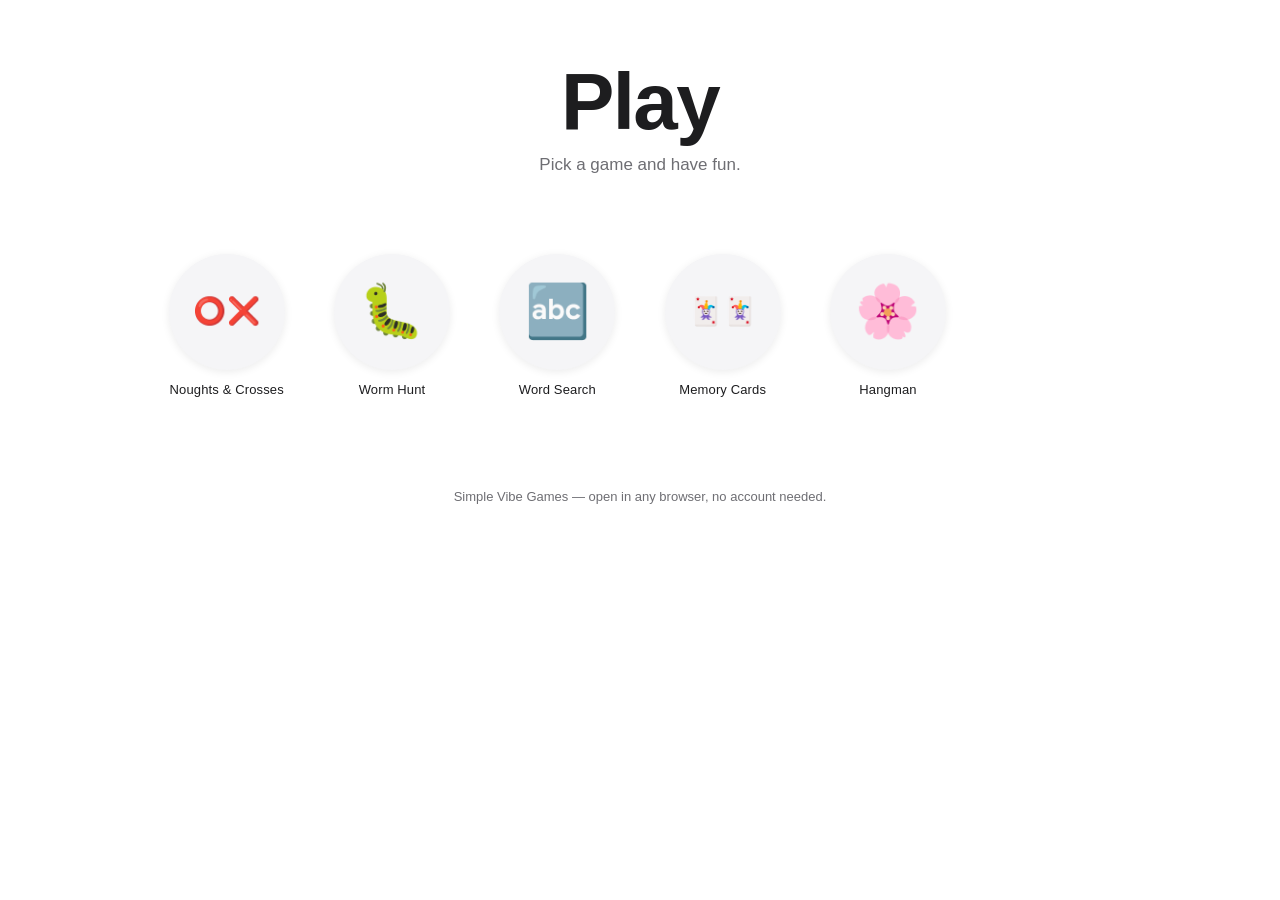
<file: index.html>
<!DOCTYPE html>
<html lang="en">
<head>
  <meta charset="UTF-8" />
  <meta name="viewport" content="width=device-width, initial-scale=1.0" />
  <meta name="description" content="Simple Vibe Games — a collection of fun browser games for everyone." />
  <title>Play — Simple Vibe Games</title>
  <link rel="stylesheet" href="style.css" />
  <style>
    /* Homepage-specific layout */
    body {
      display: flex;
      flex-direction: column;
      align-items: center;
      padding: 60px 24px 80px;
      overflow-x: hidden;
    }

    header {
      text-align: center;
      margin-bottom: 16px;
    }

    header p {
      font-size: 1.0625rem;
      margin-top: 8px;
    }

    main {
      width: 100%;
      max-width: 960px;
      margin-top: 52px;
    }

    footer {
      margin-top: 80px;
      font-size: 0.8125rem;
      color: var(--color-subtle);
      text-align: center;
    }

    /* Tighter row-gap for the hex effect */
    .grid {
      row-gap: 14px;
    }

    /* Two-glyph circles: N&C and Memory Cards */
    .circle-duo {
      font-size: calc(var(--circle-size) * 0.23);
      letter-spacing: 0.02em;
    }
  </style>
</head>
<body>

  <header>
    <h1>Play</h1>
    <p>Pick a game and have fun.</p>
  </header>

  <main>
    <nav aria-label="Games">
      <div class="grid" id="game-grid">

        <a href="games/noughts-and-crosses/index.html"
           class="game-card"
           aria-label="Play Noughts and Crosses">
          <div class="circle circle-duo" role="img" aria-hidden="true">⭕❌</div>
          <span class="label">Noughts &amp; Crosses</span>
        </a>

        <a href="games/minesweeper/index.html"
           class="game-card"
           aria-label="Play Worm Hunt">
          <div class="circle" role="img" aria-hidden="true">🐛</div>
          <span class="label">Worm Hunt</span>
        </a>

        <a href="games/word-search/index.html"
           class="game-card"
           aria-label="Play Word Search">
          <div class="circle" role="img" aria-hidden="true">🔤</div>
          <span class="label">Word Search</span>
        </a>

        <a href="games/memory-cards/index.html"
           class="game-card"
           aria-label="Play Memory Cards">
          <div class="circle circle-duo" role="img" aria-hidden="true">🃏🃏</div>
          <span class="label">Memory Cards</span>
        </a>

        <a href="games/hangman/index.html"
           class="game-card"
           aria-label="Play Hangman">
          <div class="circle" role="img" aria-hidden="true">🌸</div>
          <span class="label">Hangman</span>
        </a>

        <!-- Planned games — uncomment and link when ready -->
        <!--
        <a href="games/snake/index.html"
           class="game-card"
           aria-label="Play Snake">
          <div class="circle" role="img" aria-hidden="true">🐍</div>
          <span class="label">Snake</span>
        </a>
        -->

      </div>
    </nav>
  </main>

  <footer>
    <p>Simple Vibe Games &mdash; open in any browser, no account needed.</p>
  </footer>

  <script>
    // ── Hexagonal grid layout ──────────────────────────────────
    // Offsets alternating rows by half a column step, creating a
    // honeycomb cluster feel — only when 3+ cards fit per row.
    function hexLayout() {
      const cards = [...document.querySelectorAll('.game-card')];
      if (cards.length < 3) return;

      // Reset any previous transforms
      cards.forEach(c => { c.style.transform = ''; });

      requestAnimationFrame(() => {
        // Group cards into rows by matching offsetTop values
        const rows = [];
        let curTop = -1, curRow = [];
        cards.forEach(card => {
          const top = card.offsetTop;
          if (top !== curTop) {
            if (curRow.length) rows.push(curRow);
            curRow = [card];
            curTop = top;
          } else {
            curRow.push(card);
          }
        });
        if (curRow.length) rows.push(curRow);

        // Only hex-offset when rows have 3+ cards (tablet/desktop)
        const maxRowLen = Math.max(...rows.map(r => r.length));
        if (maxRowLen < 3 || rows.length < 2) return;

        // Half-step = half the distance between two adjacent card centres
        const firstRow = rows.find(r => r.length >= 2);
        if (!firstRow) return;
        const halfStep = (firstRow[1].offsetLeft - firstRow[0].offsetLeft) / 2;

        rows.forEach((row, i) => {
          if (i % 2 === 1) {
            row.forEach(card => {
              card.style.transform = `translateX(${halfStep}px)`;
            });
          }
        });
      });
    }

    window.addEventListener('load', hexLayout);
    window.addEventListener('resize', hexLayout);
  </script>

</body>
</html>
</file>
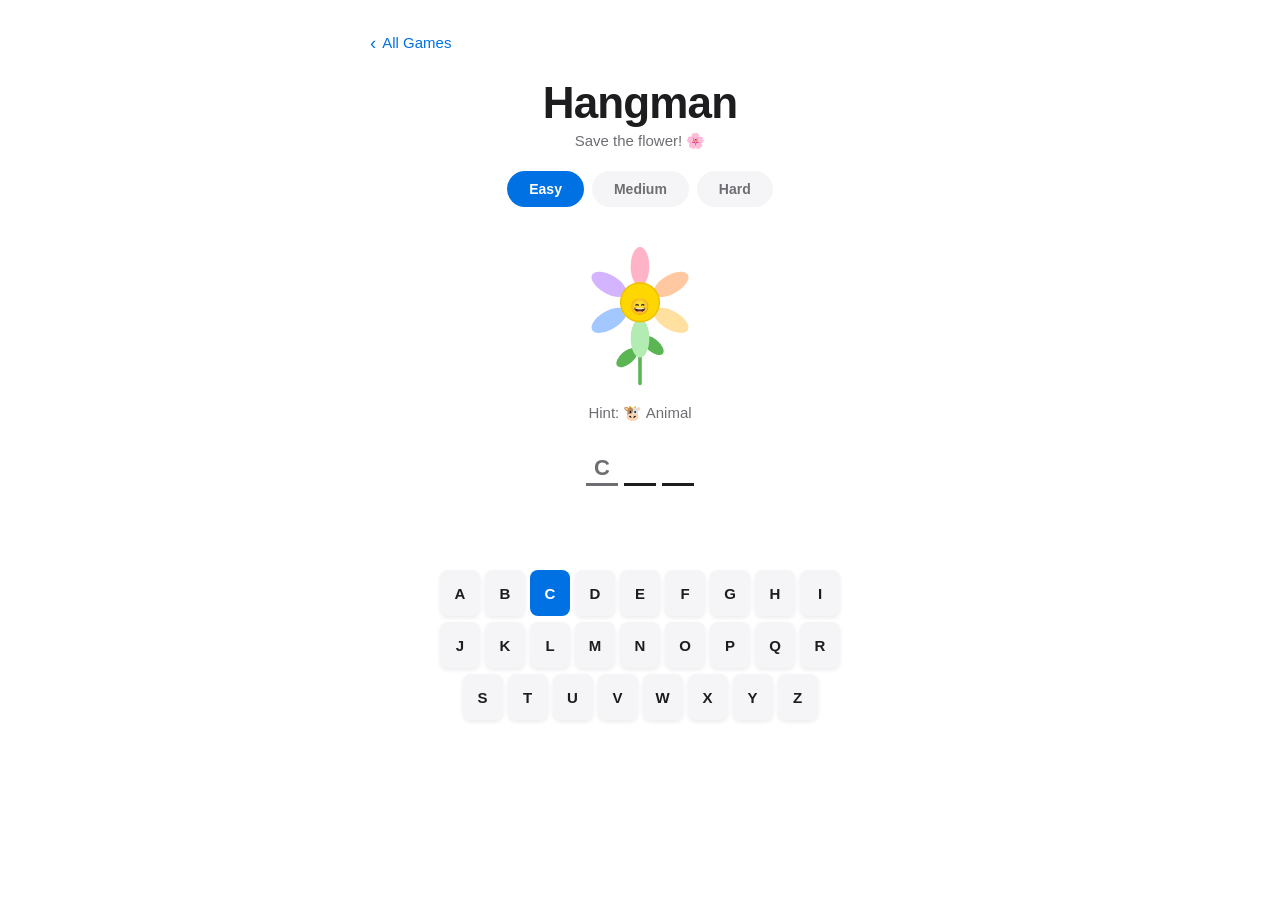
<file: games/hangman/index.html>
<!DOCTYPE html>
<html lang="en">
<head>
  <meta charset="UTF-8" />
  <meta name="viewport" content="width=device-width, initial-scale=1.0" />
  <meta name="description" content="Hangman — save the flower! Simple Vibe Games." />
  <title>Hangman — Simple Vibe Games</title>
  <link rel="stylesheet" href="../../style.css" />
  <style>
    body {
      display: flex;
      flex-direction: column;
      align-items: center;
      min-height: 100dvh;
      padding: 32px 24px 64px;
    }

    .top-nav { width: 100%; max-width: 540px; }

    header {
      text-align: center;
      margin-top: 24px;
    }

    header h1 { font-size: clamp(1.75rem, 6vw, 2.75rem); }

    header p {
      margin-top: 4px;
      font-size: 0.9375rem;
      color: var(--color-subtle);
    }

    /* ── Difficulty buttons ── */
    .difficulty {
      display: flex;
      gap: 8px;
      margin-top: 18px;
      justify-content: center;
      flex-wrap: wrap;
    }

    .diff-btn {
      padding: 8px 20px;
      border: 2px solid var(--color-surface);
      border-radius: 980px;
      background: var(--color-surface);
      font-family: inherit;
      font-size: 0.875rem;
      font-weight: 600;
      color: var(--color-subtle);
      cursor: pointer;
      touch-action: manipulation;
      -webkit-tap-highlight-color: transparent;
      outline: none;
      transition: background-color 200ms ease, border-color 200ms ease, color 200ms ease;
    }

    .diff-btn.active {
      background: var(--color-accent);
      border-color: var(--color-accent);
      color: #fff;
    }

    .diff-btn:active { transform: scale(0.96); }

    @media (hover: hover) {
      .diff-btn:not(.active):hover {
        border-color: var(--color-accent);
        color: var(--color-accent);
      }
    }

    /* ── Game area ── */
    .game-area {
      display: flex;
      flex-direction: column;
      align-items: center;
      width: 100%;
      max-width: 480px;
    }

    /* ── Flower SVG ── */
    .flower-wrap {
      margin-top: 20px;
      width: 150px;
      height: 165px;
      flex-shrink: 0;
    }

    #flower-svg { width: 100%; height: 100%; }

    /* Petal fade-out */
    .petal {
      transition: opacity 500ms ease;
    }

    .petal.gone { opacity: 0; }

    /* Flower wilt on game over */
    #flower-group {
      transition: transform 700ms cubic-bezier(.4,0,.2,1);
      transform-origin: 100px 215px;
      transform-box: fill-box;
    }

    #flower-group.wilt { transform: rotate(28deg); }

    /* ── Hint ── */
    .hint {
      margin-top: 10px;
      font-size: 0.9375rem;
      font-weight: 500;
      color: var(--color-subtle);
      min-height: 1.4em;
      text-align: center;
    }

    /* ── Word display ── */
    .word-display {
      display: flex;
      gap: 6px;
      flex-wrap: wrap;
      justify-content: center;
      margin-top: 18px;
      max-width: 340px;
    }

    .letter-slot {
      display: flex;
      align-items: flex-end;
      justify-content: center;
      min-width: 32px;
      height: 44px;
      font-size: 1.375rem;
      font-weight: 700;
      line-height: 1;
      padding-bottom: 4px;
      border-bottom: 3px solid var(--color-text);
      transition: color 250ms ease, border-color 250ms ease;
    }

    /* Blank — dash hidden, slot visible */
    .letter-slot.blank { color: transparent; }

    /* Given for free on easy */
    .letter-slot.given {
      color: var(--color-subtle);
      border-color: var(--color-subtle);
    }

    /* Player-guessed correct */
    .letter-slot.revealed {
      color: var(--color-accent);
      border-color: var(--color-accent);
    }

    /* Unguessed letters shown at game-over loss */
    .letter-slot.missed {
      color: #dc2626;
      border-color: #dc2626;
    }

    /* ── Status ── */
    .status {
      margin-top: 14px;
      font-size: 1rem;
      font-weight: 600;
      color: var(--color-subtle);
      min-height: 1.5em;
      text-align: center;
      transition: color 200ms ease;
    }

    .status.win  { color: var(--color-accent); }
    .status.lose { color: #dc2626; }

    /* ── Wrong letters ── */
    .wrong-letters {
      margin-top: 6px;
      font-size: 0.875rem;
      font-weight: 600;
      color: #dc2626;
      min-height: 1.3em;
      letter-spacing: 0.08em;
      text-align: center;
    }

    /* ── Letter keyboard ── */
    .keyboard {
      display: flex;
      flex-direction: column;
      align-items: center;
      gap: 6px;
      margin-top: 22px;
    }

    .key-row {
      display: flex;
      gap: 5px;
    }

    .key {
      width: clamp(28px, 7.5vw, 40px);
      height: clamp(36px, 9vw, 46px);
      border: none;
      border-radius: 8px;
      background: var(--color-surface);
      font-family: inherit;
      font-size: clamp(0.7rem, 2.5vw, 0.9375rem);
      font-weight: 700;
      color: var(--color-text);
      cursor: pointer;
      touch-action: manipulation;
      -webkit-tap-highlight-color: transparent;
      outline: none;
      transition: background-color 200ms ease, color 200ms ease, transform 100ms ease;
      box-shadow: 0 2px 4px var(--color-shadow);
    }

    .key:active:not([disabled]) { transform: scale(0.9); }

    .key.correct {
      background: var(--color-accent);
      color: #fff;
      box-shadow: none;
    }

    .key.wrong {
      background: #fee2e2;
      color: #dc2626;
      box-shadow: none;
    }

    .key[disabled] { cursor: default; }

    @media (hover: hover) {
      .key:not([disabled]):not(.correct):not(.wrong):hover {
        background: #ebebed;
      }
    }

    /* ── Play again ── */
    .btn-play-again {
      margin-top: 28px;
      padding: 14px 36px;
      background: var(--color-accent);
      color: #fff;
      font-family: inherit;
      font-size: 1rem;
      font-weight: 600;
      border: none;
      border-radius: 980px;
      cursor: pointer;
      touch-action: manipulation;
      -webkit-tap-highlight-color: transparent;
      outline: none;
      transition: opacity 200ms ease, transform 150ms ease;
      opacity: 0;
      pointer-events: none;
      visibility: hidden;
    }

    .btn-play-again.visible {
      opacity: 1;
      pointer-events: auto;
      visibility: visible;
    }

    .btn-play-again:active { transform: scale(0.97); }

    @media (hover: hover) {
      .btn-play-again:hover { opacity: 0.85; }
    }
  </style>
</head>
<body>

  <nav class="top-nav">
    <a href="../../index.html" class="back-link" aria-label="Back to all games">All Games</a>
  </nav>

  <header>
    <h1>Hangman</h1>
    <p>Save the flower! 🌸</p>
  </header>

  <div class="difficulty" role="group" aria-label="Difficulty">
    <button class="diff-btn active" data-level="easy"   aria-pressed="true">Easy</button>
    <button class="diff-btn"        data-level="medium" aria-pressed="false">Medium</button>
    <button class="diff-btn"        data-level="hard"   aria-pressed="false">Hard</button>
  </div>

  <div class="game-area">

    <!-- Flower graphic -->
    <div class="flower-wrap">
      <svg id="flower-svg" viewBox="0 0 200 230" aria-hidden="true">
        <g id="flower-group">
          <!-- Stem -->
          <line x1="100" y1="132" x2="100" y2="218"
                stroke="#5ab552" stroke-width="5" stroke-linecap="round"/>
          <!-- Leaves -->
          <ellipse cx="82"  cy="182" rx="18" ry="9" fill="#5ab552"
                   transform="rotate(-40 82 182)"/>
          <ellipse cx="118" cy="165" rx="18" ry="9" fill="#5ab552"
                   transform="rotate(40 118 165)"/>
          <!-- 6 petals — removed one by one per wrong guess -->
          <g transform="translate(100,105) rotate(0)">
            <ellipse id="petal-0" class="petal" cx="0" cy="-50" rx="13" ry="27" fill="#ffb3c6"/>
          </g>
          <g transform="translate(100,105) rotate(60)">
            <ellipse id="petal-1" class="petal" cx="0" cy="-50" rx="13" ry="27" fill="#ffc8a0"/>
          </g>
          <g transform="translate(100,105) rotate(120)">
            <ellipse id="petal-2" class="petal" cx="0" cy="-50" rx="13" ry="27" fill="#ffe0a0"/>
          </g>
          <g transform="translate(100,105) rotate(180)">
            <ellipse id="petal-3" class="petal" cx="0" cy="-50" rx="13" ry="27" fill="#b3ecb3"/>
          </g>
          <g transform="translate(100,105) rotate(240)">
            <ellipse id="petal-4" class="petal" cx="0" cy="-50" rx="13" ry="27" fill="#a2c8ff"/>
          </g>
          <g transform="translate(100,105) rotate(300)">
            <ellipse id="petal-5" class="petal" cx="0" cy="-50" rx="13" ry="27" fill="#d4b3ff"/>
          </g>
          <!-- Flower centre -->
          <circle cx="100" cy="105" r="27" fill="#ffd700" stroke="#f0c000" stroke-width="2"/>
          <!-- Face — updated via JS -->
          <text id="flower-face" x="100" y="113"
                text-anchor="middle" dominant-baseline="middle"
                font-size="22" font-family="Apple Color Emoji,Segoe UI Emoji,sans-serif">😄</text>
        </g>
      </svg>
    </div>

    <!-- Category hint -->
    <p class="hint" id="hint" aria-live="polite"></p>

    <!-- Word blanks -->
    <div class="word-display" id="word-display" aria-label="Word to guess" aria-live="polite"></div>

    <!-- Status message -->
    <p class="status" id="status" aria-live="polite" aria-atomic="true"></p>

    <!-- Wrong letter list -->
    <p class="wrong-letters" id="wrong-letters" aria-live="polite" aria-label="Wrong guesses"></p>

    <!-- A–Z keyboard -->
    <div class="keyboard" id="keyboard" aria-label="Letter keyboard"></div>

    <!-- Play again -->
    <button class="btn-play-again" id="btn-play-again" aria-label="Play again">
      Play Again
    </button>

  </div>

  <script>
    // ── Word lists ─────────────────────────────────────────────
    // Easy: short 3-letter words, category hint shown, first letter given free
    // Medium: 4–6 letter words, category hint shown
    // Hard: 6–8 letter words, no hint
    const WORDS = {
      easy: [
        {word:'CAT',    hint:'🐱 Animal'},
        {word:'DOG',    hint:'🐶 Animal'},
        {word:'PIG',    hint:'🐷 Animal'},
        {word:'OWL',    hint:'🦉 Bird'},
        {word:'BEE',    hint:'🐝 Insect'},
        {word:'FOX',    hint:'🦊 Animal'},
        {word:'ANT',    hint:'🐜 Insect'},
        {word:'SUN',    hint:'☀️ Nature'},
        {word:'HAT',    hint:'🎩 Clothing'},
        {word:'CUP',    hint:'☕ Object'},
        {word:'BUS',    hint:'🚌 Vehicle'},
        {word:'COW',    hint:'🐮 Animal'},
      ],
      medium: [
        {word:'FROG',   hint:'🐸 Animal'},
        {word:'BEAR',   hint:'🐻 Animal'},
        {word:'FISH',   hint:'🐟 Animal'},
        {word:'DUCK',   hint:'🦆 Bird'},
        {word:'WOLF',   hint:'🐺 Animal'},
        {word:'LION',   hint:'🦁 Animal'},
        {word:'STAR',   hint:'⭐ Space'},
        {word:'MOON',   hint:'🌙 Space'},
        {word:'CAKE',   hint:'🎂 Food'},
        {word:'APPLE',  hint:'🍎 Fruit'},
        {word:'CLOUD',  hint:'☁️ Weather'},
        {word:'HORSE',  hint:'🐴 Animal'},
        {word:'TIGER',  hint:'🐯 Animal'},
        {word:'SNAKE',  hint:'🐍 Animal'},
      ],
      hard: [
        {word:'DRAGON',  hint:null},
        {word:'OCTOPUS', hint:null},
        {word:'PENGUIN', hint:null},
        {word:'DOLPHIN', hint:null},
        {word:'RAINBOW', hint:null},
        {word:'VOLCANO', hint:null},
        {word:'UNICORN', hint:null},
        {word:'CHICKEN', hint:null},
        {word:'ROCKET',  hint:null},
        {word:'MERMAID', hint:null},
        {word:'GIRAFFE', hint:null},
        {word:'MONSTER', hint:null},
      ],
    };

    const MAX_WRONG  = 6;
    const FACES      = ['😄','🙂','😐','😕','😟','😢','😭'];
    const KEY_ROWS   = ['ABCDEFGHI','JKLMNOPQR','STUVWXYZ'];

    // ── State ──────────────────────────────────────────────────
    let currentLevel     = 'easy';
    let currentWord      = '';
    let givenLetter      = null;  // first letter gifted on easy
    let guessedLetters   = new Set();
    let wrongCount       = 0;
    let gameOver         = false;

    // ── DOM refs ───────────────────────────────────────────────
    const wordDisplayEl  = document.getElementById('word-display');
    const statusEl       = document.getElementById('status');
    const hintEl         = document.getElementById('hint');
    const wrongLettersEl = document.getElementById('wrong-letters');
    const keyboardEl     = document.getElementById('keyboard');
    const playAgainBtn   = document.getElementById('btn-play-again');
    const flowerFaceEl   = document.getElementById('flower-face');
    const flowerGroupEl  = document.getElementById('flower-group');
    const diffBtns       = document.querySelectorAll('.diff-btn');

    // ── Flower ─────────────────────────────────────────────────
    function updateFlower() {
      for (let i = 0; i < MAX_WRONG; i++) {
        // Petals disappear from index 5 down to 0 as wrong count increases
        document.getElementById(`petal-${i}`)
          .classList.toggle('gone', i >= MAX_WRONG - wrongCount);
      }
      flowerFaceEl.textContent = FACES[Math.min(wrongCount, FACES.length - 1)];
    }

    function resetFlower() {
      for (let i = 0; i < MAX_WRONG; i++) {
        document.getElementById(`petal-${i}`).classList.remove('gone');
      }
      flowerFaceEl.textContent = FACES[0];
      flowerGroupEl.classList.remove('wilt');
    }

    // ── Word display ───────────────────────────────────────────
    function renderWordDisplay() {
      wordDisplayEl.innerHTML = '';
      [...currentWord].forEach(letter => {
        const span = document.createElement('span');
        span.className = 'letter-slot';
        span.textContent = letter;

        if (guessedLetters.has(letter)) {
          span.classList.add('revealed');
        } else if (letter === givenLetter && !gameOver) {
          span.classList.add('given');
        } else if (gameOver) {
          span.classList.add('missed');
        } else {
          span.classList.add('blank');
        }

        wordDisplayEl.appendChild(span);
      });
    }

    // ── Keyboard ───────────────────────────────────────────────
    function buildKeyboard() {
      keyboardEl.innerHTML = '';
      KEY_ROWS.forEach(row => {
        const rowEl = document.createElement('div');
        rowEl.className = 'key-row';
        [...row].forEach(letter => {
          const btn = document.createElement('button');
          btn.className = 'key';
          btn.textContent = letter;
          btn.dataset.letter = letter;
          btn.setAttribute('aria-label', `Guess letter ${letter}`);
          btn.addEventListener('click', () => handleGuess(letter));
          rowEl.appendChild(btn);
        });
        keyboardEl.appendChild(rowEl);
      });

      // Disable the gifted key on easy
      if (givenLetter) {
        const btn = keyboardEl.querySelector(`[data-letter="${givenLetter}"]`);
        if (btn) { btn.classList.add('correct'); btn.disabled = true; }
      }
    }

    function updateKeyboard() {
      keyboardEl.querySelectorAll('.key').forEach(btn => {
        const l = btn.dataset.letter;
        if (guessedLetters.has(l)) {
          btn.classList.add(currentWord.includes(l) ? 'correct' : 'wrong');
          btn.disabled = true;
        }
      });
    }

    // ── Guess ──────────────────────────────────────────────────
    function handleGuess(letter) {
      if (gameOver || guessedLetters.has(letter) || letter === givenLetter) return;

      guessedLetters.add(letter);

      if (currentWord.includes(letter)) {
        renderWordDisplay();
        updateKeyboard();
        const allDone = [...currentWord].every(
          l => guessedLetters.has(l) || l === givenLetter
        );
        if (allDone) endGame('win');
      } else {
        wrongCount++;
        updateFlower();
        updateKeyboard();
        updateWrongLetters();
        if (wrongCount >= MAX_WRONG) endGame('lose');
      }
    }

    function updateWrongLetters() {
      const wrong = [...guessedLetters].filter(l => !currentWord.includes(l));
      wrongLettersEl.textContent = wrong.length ? `Wrong: ${wrong.join('  ')}` : '';
    }

    // ── End game ───────────────────────────────────────────────
    function endGame(result) {
      gameOver = true;
      keyboardEl.querySelectorAll('.key').forEach(b => { b.disabled = true; });

      if (result === 'win') {
        flowerFaceEl.textContent = '🥳';
        statusEl.textContent = 'You saved the flower! 🌸';
        statusEl.className = 'status win';
        // Light up all slots as revealed
        wordDisplayEl.querySelectorAll('.letter-slot').forEach(s => {
          s.className = 'letter-slot revealed';
        });
      } else {
        flowerGroupEl.classList.add('wilt');
        statusEl.textContent = `The flower wilted! It was ${currentWord}.`;
        statusEl.className = 'status lose';
        renderWordDisplay(); // shows missed letters in red
      }

      playAgainBtn.classList.add('visible');
    }

    // ── New game ───────────────────────────────────────────────
    function newGame() {
      const list   = WORDS[currentLevel];
      const choice = list[Math.floor(Math.random() * list.length)];
      currentWord  = choice.word;

      guessedLetters = new Set();
      wrongCount     = 0;
      gameOver       = false;

      // Easy: gift the first letter (shown in grey, not counted as guess)
      givenLetter = currentLevel === 'easy' ? currentWord[0] : null;

      resetFlower();

      hintEl.textContent      = choice.hint ? `Hint: ${choice.hint}` : '';
      statusEl.textContent    = '';
      statusEl.className      = 'status';
      wrongLettersEl.textContent = '';
      playAgainBtn.classList.remove('visible');

      renderWordDisplay();
      buildKeyboard();
    }

    // ── Difficulty ─────────────────────────────────────────────
    diffBtns.forEach(btn => {
      btn.addEventListener('click', () => {
        if (btn.dataset.level === currentLevel) return;
        diffBtns.forEach(b => {
          b.classList.remove('active');
          b.setAttribute('aria-pressed', 'false');
        });
        btn.classList.add('active');
        btn.setAttribute('aria-pressed', 'true');
        currentLevel = btn.dataset.level;
        newGame();
      });
    });

    playAgainBtn.addEventListener('click', newGame);

    // ── Init ───────────────────────────────────────────────────
    newGame();
  </script>

</body>
</html>
</file>
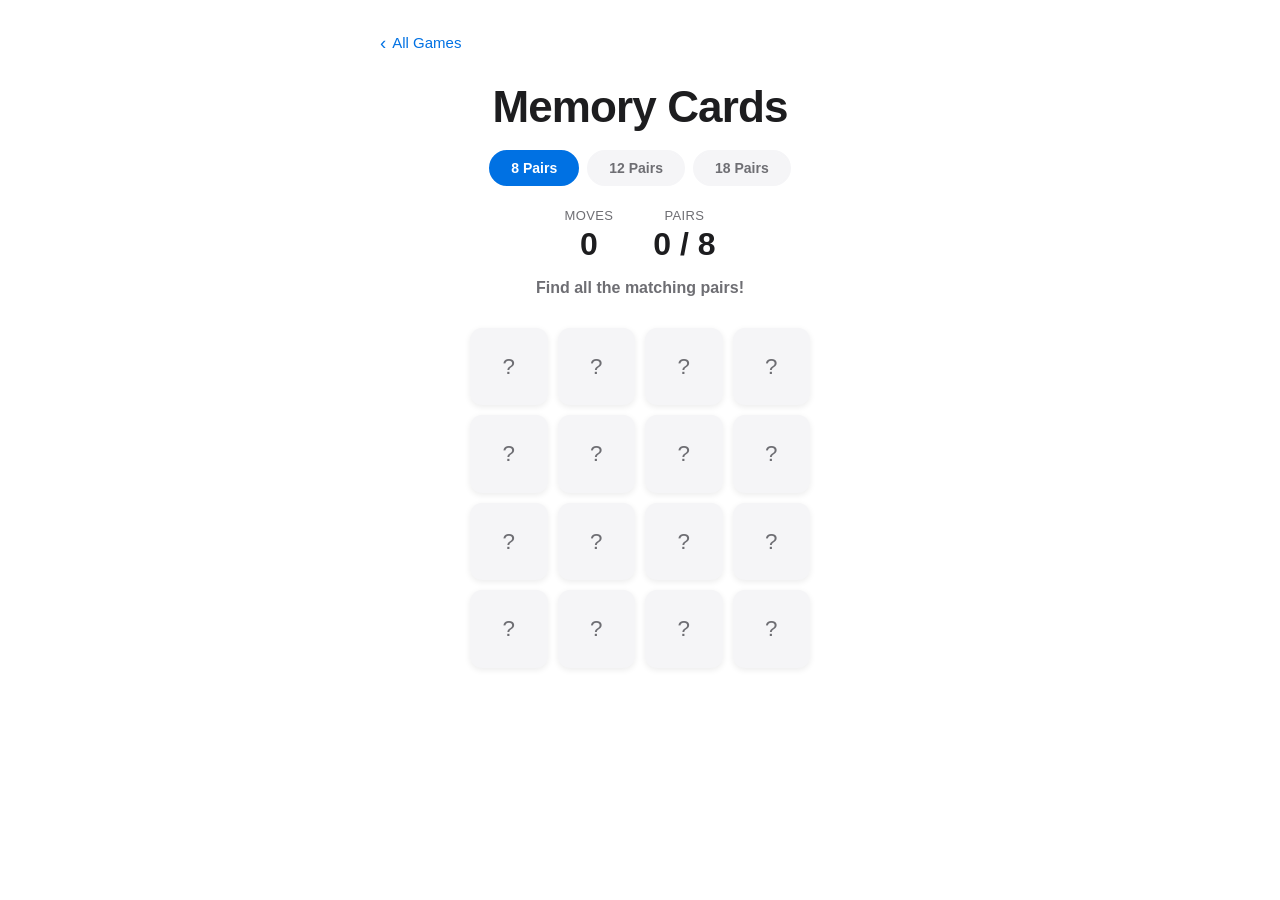
<file: games/memory-cards/index.html>
<!DOCTYPE html>
<html lang="en">
<head>
  <meta charset="UTF-8" />
  <meta name="viewport" content="width=device-width, initial-scale=1.0" />
  <meta name="description" content="Memory Cards — flip and match pairs. Simple Vibe Games." />
  <title>Memory Cards — Simple Vibe Games</title>
  <link rel="stylesheet" href="../../style.css" />
  <style>
    body {
      display: flex;
      flex-direction: column;
      align-items: center;
      min-height: 100dvh;
      padding: 32px 24px 64px;
    }

    .top-nav { width: 100%; max-width: 520px; }

    header {
      text-align: center;
      margin-top: 28px;
    }

    header h1 { font-size: clamp(1.75rem, 6vw, 2.75rem); }

    /* ── Difficulty selector ── */
    .difficulty {
      display: flex;
      gap: 8px;
      margin-top: 20px;
      flex-wrap: wrap;
      justify-content: center;
    }

    .diff-btn {
      padding: 8px 20px;
      border: 2px solid var(--color-surface);
      border-radius: 980px;
      background: var(--color-surface);
      font-family: inherit;
      font-size: 0.875rem;
      font-weight: 600;
      color: var(--color-subtle);
      cursor: pointer;
      touch-action: manipulation;
      -webkit-tap-highlight-color: transparent;
      outline: none;
      transition: background-color 200ms ease,
                  border-color 200ms ease,
                  color 200ms ease;
    }

    .diff-btn.active {
      background: var(--color-accent);
      border-color: var(--color-accent);
      color: #fff;
    }

    .diff-btn:active { transform: scale(0.96); }

    @media (hover: hover) {
      .diff-btn:not(.active):hover {
        border-color: var(--color-accent);
        color: var(--color-accent);
      }
    }

    /* ── Stats ── */
    .stats {
      display: flex;
      gap: 40px;
      margin-top: 20px;
      justify-content: center;
    }

    .stat-block {
      display: flex;
      flex-direction: column;
      align-items: center;
      gap: 2px;
    }

    .stat-label {
      font-size: 0.8125rem;
      font-weight: 500;
      color: var(--color-subtle);
      text-transform: uppercase;
      letter-spacing: 0.03em;
    }

    .stat-value {
      font-size: 2rem;
      font-weight: 700;
      line-height: 1;
      color: var(--color-text);
    }

    /* ── Status ── */
    .status {
      margin-top: 16px;
      font-size: 1rem;
      font-weight: 600;
      color: var(--color-subtle);
      min-height: 1.5em;
      text-align: center;
      transition: color 200ms ease;
    }

    .status.win { color: var(--color-accent); }

    /* ── Card grid ── */
    .grid-wrap { margin-top: 28px; }

    .card-grid {
      display: grid;
      gap: 10px;
      /* columns and width set dynamically by JS */
    }

    /* ── 3-D card flip ── */
    .card {
      aspect-ratio: 1;
      cursor: pointer;
      touch-action: manipulation;
      -webkit-tap-highlight-color: transparent;
      perspective: 600px;
      outline: none;
    }

    .card-inner {
      width: 100%;
      height: 100%;
      position: relative;
      transform-style: preserve-3d;
      transition: transform 380ms ease;
      border-radius: 12px;
    }

    .card.flipped .card-inner,
    .card.matched .card-inner {
      transform: rotateY(180deg);
    }

    .card-cover,
    .card-face {
      position: absolute;
      inset: 0;
      border-radius: 12px;
      display: flex;
      align-items: center;
      justify-content: center;
      backface-visibility: hidden;
      -webkit-backface-visibility: hidden;
    }

    /* Face-down side */
    .card-cover {
      background: var(--color-surface);
      box-shadow: 0 2px 6px var(--color-shadow);
      font-size: 1.4rem;
      color: var(--color-subtle);
    }

    /* Emoji side */
    .card-face {
      background: var(--color-surface);
      box-shadow: 0 2px 6px var(--color-shadow);
      transform: rotateY(180deg);
      /* font-size set dynamically */
    }

    .card.matched .card-face {
      background: #e8f1fb;
      box-shadow: 0 0 0 2px var(--color-accent);
    }

    .card:active:not(.matched) .card-cover {
      transform: scale(0.95);
    }

    @media (hover: hover) {
      .card:not(.matched):not(.flipped):hover .card-cover {
        background-color: #ebebed;
        box-shadow: 0 4px 14px var(--color-shadow-hover);
      }
    }

    /* ── Play again ── */
    .btn-play-again {
      margin-top: 32px;
      padding: 14px 36px;
      background: var(--color-accent);
      color: #fff;
      font-family: inherit;
      font-size: 1rem;
      font-weight: 600;
      border: none;
      border-radius: 980px;
      cursor: pointer;
      touch-action: manipulation;
      -webkit-tap-highlight-color: transparent;
      outline: none;
      transition: opacity 200ms ease, transform 150ms ease;
      opacity: 0;
      pointer-events: none;
      visibility: hidden;
    }

    .btn-play-again.visible {
      opacity: 1;
      pointer-events: auto;
      visibility: visible;
    }

    .btn-play-again:active { transform: scale(0.97); }

    @media (hover: hover) {
      .btn-play-again:hover { opacity: 0.85; }
    }
  </style>
</head>
<body>

  <nav class="top-nav">
    <a href="../../index.html" class="back-link" aria-label="Back to all games">All Games</a>
  </nav>

  <header>
    <h1>Memory Cards</h1>
  </header>

  <!-- Difficulty selector -->
  <div class="difficulty" role="group" aria-label="Number of pairs">
    <button class="diff-btn active" data-level="8"  aria-pressed="true">8 Pairs</button>
    <button class="diff-btn"        data-level="12" aria-pressed="false">12 Pairs</button>
    <button class="diff-btn"        data-level="18" aria-pressed="false">18 Pairs</button>
  </div>

  <div class="stats" aria-label="Game stats">
    <div class="stat-block">
      <span class="stat-label">Moves</span>
      <span class="stat-value" id="moves">0</span>
    </div>
    <div class="stat-block">
      <span class="stat-label">Pairs</span>
      <span class="stat-value" id="pairs">0 / 8</span>
    </div>
  </div>

  <p class="status" id="status" aria-live="polite" aria-atomic="true">
    Find all the matching pairs!
  </p>

  <div class="grid-wrap">
    <div class="card-grid" id="card-grid" aria-label="Memory card grid"></div>
  </div>

  <button class="btn-play-again" id="btn-play-again" aria-label="Play again">
    Play Again
  </button>

  <script>
    // 18 emojis — easy uses first 8, medium first 12, hard all 18
    const ALL_EMOJIS = [
      '🐶','🐱','🌟','🎈','🍕','🦋','🌈','🐸',
      '🦄','🐼','🍦','🎨',
      '🚀','🎸','🌸','🦁','🐯','🦊'
    ];

    // cols, gridWidth, emoji font-size for each pair count
    const CONFIGS = {
      8:  { cols: 4, width: 'min(340px, 92vw)', fontSize: 'clamp(1.4rem, 5.5vw, 1.9rem)' },
      12: { cols: 4, width: 'min(340px, 92vw)', fontSize: 'clamp(1.2rem, 5vw, 1.7rem)' },
      18: { cols: 6, width: 'min(420px, 96vw)', fontSize: 'clamp(1rem, 4vw, 1.4rem)' },
    };

    let targetPairs = 8;
    let cards   = [];
    let flipped = [];
    let matched = new Set();
    let moves   = 0;
    let locked  = false;

    const gridEl       = document.getElementById('card-grid');
    const movesEl      = document.getElementById('moves');
    const pairsEl      = document.getElementById('pairs');
    const statusEl     = document.getElementById('status');
    const playAgainBtn = document.getElementById('btn-play-again');
    const diffBtns     = document.querySelectorAll('.diff-btn');

    // ── Helpers ────────────────────────────────────────────
    function shuffle(arr) {
      const a = [...arr];
      for (let i = a.length - 1; i > 0; i--) {
        const j = Math.floor(Math.random() * (i + 1));
        [a[i], a[j]] = [a[j], a[i]];
      }
      return a;
    }

    function cardEl(index) {
      return gridEl.querySelector(`[data-index="${index}"]`);
    }

    // ── Build grid ─────────────────────────────────────────
    function buildGrid() {
      const cfg    = CONFIGS[targetPairs];
      const emojis = ALL_EMOJIS.slice(0, targetPairs);
      cards = shuffle([...emojis, ...emojis]);

      // Apply grid layout
      gridEl.style.gridTemplateColumns = `repeat(${cfg.cols}, 1fr)`;
      gridEl.style.width = cfg.width;
      gridEl.innerHTML = '';

      cards.forEach((emoji, i) => {
        const card = document.createElement('div');
        card.className = 'card';
        card.setAttribute('aria-label', 'Card, face down');
        card.dataset.index = i;

        card.innerHTML = `
          <div class="card-inner">
            <div class="card-cover" aria-hidden="true">?</div>
            <div class="card-face"  aria-hidden="true" style="font-size:${cfg.fontSize}">${emoji}</div>
          </div>`;

        card.addEventListener('click', () => flip(i));
        gridEl.appendChild(card);
      });

      pairsEl.textContent = `0 / ${targetPairs}`;
    }

    // ── Flip logic ─────────────────────────────────────────
    function flip(index) {
      if (locked || matched.has(index) || flipped.includes(index)) return;

      flipped.push(index);
      const el = cardEl(index);
      el.classList.add('flipped');
      el.setAttribute('aria-label', `Card showing ${cards[index]}`);

      if (flipped.length < 2) return;

      moves++;
      movesEl.textContent = moves;
      locked = true;

      const [a, b] = flipped;

      if (cards[a] === cards[b]) {
        matched.add(a);
        matched.add(b);
        cardEl(a).classList.add('matched');
        cardEl(b).classList.add('matched');
        cardEl(a).setAttribute('aria-label', `Matched pair: ${cards[a]}`);
        cardEl(b).setAttribute('aria-label', `Matched pair: ${cards[b]}`);
        flipped = [];
        locked  = false;
        pairsEl.textContent = `${matched.size / 2} / ${targetPairs}`;
        if (matched.size === targetPairs * 2) endGame();
      } else {
        setTimeout(() => {
          cardEl(a).classList.remove('flipped');
          cardEl(b).classList.remove('flipped');
          cardEl(a).setAttribute('aria-label', 'Card, face down');
          cardEl(b).setAttribute('aria-label', 'Card, face down');
          flipped = [];
          locked  = false;
        }, 900);
      }
    }

    // ── End / reset ────────────────────────────────────────
    function endGame() {
      statusEl.textContent = `You did it in ${moves} move${moves === 1 ? '' : 's'}! 🎉`;
      statusEl.className = 'status win';
      playAgainBtn.classList.add('visible');
    }

    function resetGame() {
      flipped  = [];
      matched  = new Set();
      moves    = 0;
      locked   = false;
      movesEl.textContent  = 0;
      statusEl.textContent = 'Find all the matching pairs!';
      statusEl.className   = 'status';
      playAgainBtn.classList.remove('visible');
      buildGrid();
    }

    // ── Difficulty buttons ─────────────────────────────────
    diffBtns.forEach(btn => {
      btn.addEventListener('click', () => {
        if (parseInt(btn.dataset.level) === targetPairs) return;
        diffBtns.forEach(b => { b.classList.remove('active'); b.setAttribute('aria-pressed', 'false'); });
        btn.classList.add('active');
        btn.setAttribute('aria-pressed', 'true');
        targetPairs = parseInt(btn.dataset.level);
        resetGame();
      });
    });

    playAgainBtn.addEventListener('click', resetGame);
    buildGrid();
  </script>

</body>
</html>
</file>
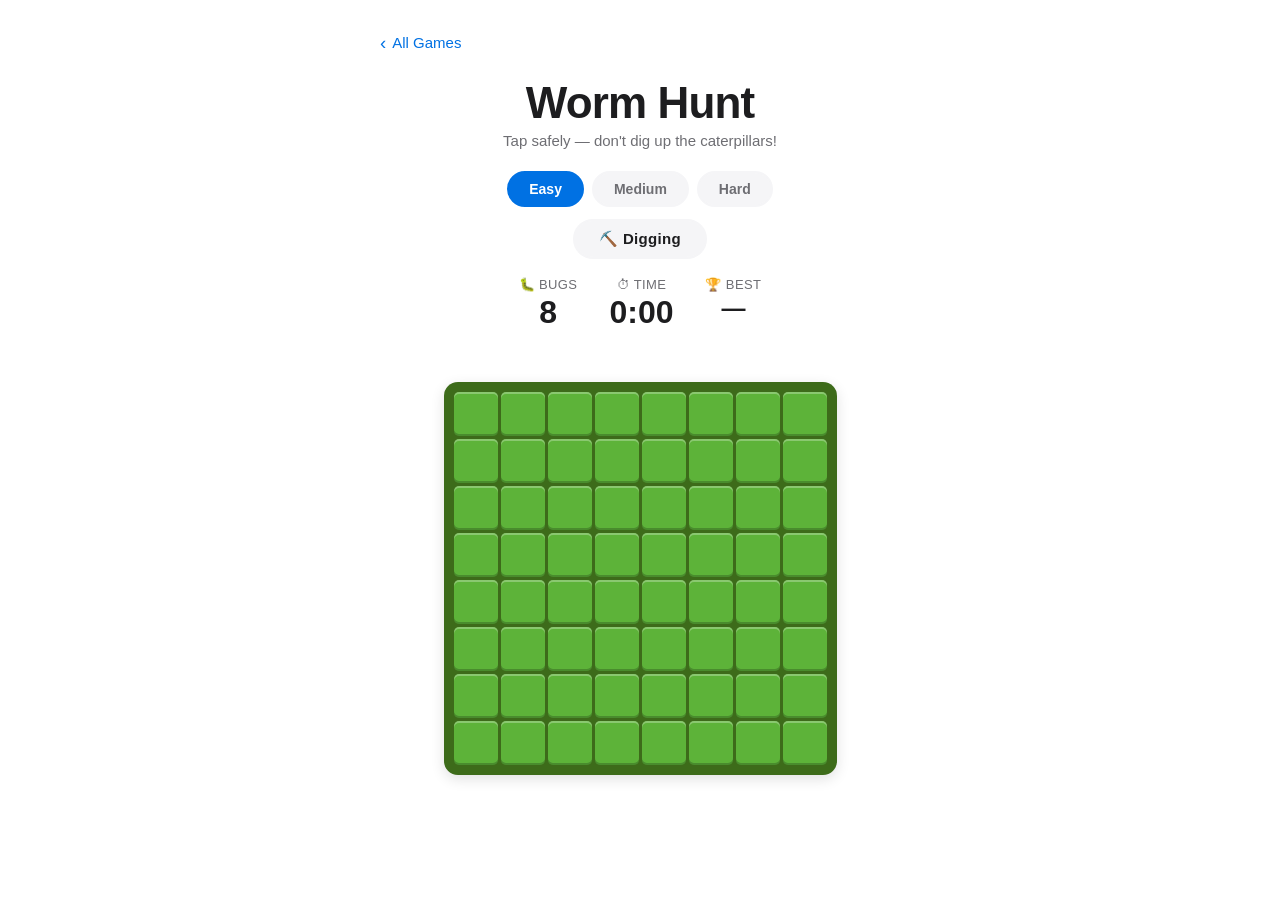
<file: games/minesweeper/index.html>
<!DOCTYPE html>
<html lang="en">
<head>
  <meta charset="UTF-8" />
  <meta name="viewport" content="width=device-width, initial-scale=1.0" />
  <meta name="description" content="Worm Hunt — tap the safe patches and avoid the worms! Simple Vibe Games." />
  <title>Worm Hunt — Simple Vibe Games</title>
  <link rel="stylesheet" href="../../style.css" />
  <style>
    body {
      display: flex;
      flex-direction: column;
      align-items: center;
      min-height: 100dvh;
      padding: 32px 24px 64px;
    }

    .top-nav { width: 100%; max-width: 520px; }

    header {
      text-align: center;
      margin-top: 24px;
    }

    header h1 { font-size: clamp(1.75rem, 6vw, 2.75rem); }

    header p {
      margin-top: 4px;
      font-size: 0.9375rem;
      color: var(--color-subtle);
    }

    /* ── Difficulty buttons ── */
    .difficulty {
      display: flex;
      gap: 8px;
      margin-top: 18px;
      justify-content: center;
    }

    .diff-btn {
      padding: 8px 20px;
      border: 2px solid var(--color-surface);
      border-radius: 980px;
      background: var(--color-surface);
      font-family: inherit;
      font-size: 0.875rem;
      font-weight: 600;
      color: var(--color-subtle);
      cursor: pointer;
      touch-action: manipulation;
      -webkit-tap-highlight-color: transparent;
      outline: none;
      transition: background-color 200ms ease, border-color 200ms ease, color 200ms ease;
    }

    .diff-btn.active {
      background: var(--color-accent);
      border-color: var(--color-accent);
      color: #fff;
    }

    .diff-btn:active { transform: scale(0.96); }

    @media (hover: hover) {
      .diff-btn:not(.active):hover {
        border-color: var(--color-accent);
        color: var(--color-accent);
      }
    }

    /* ── Mode toggle ── */
    .mode-bar {
      margin-top: 12px;
      display: flex;
      justify-content: center;
    }

    .mode-btn {
      padding: 9px 24px;
      border: 2px solid var(--color-surface);
      border-radius: 980px;
      background: var(--color-surface);
      font-family: inherit;
      font-size: 0.9375rem;
      font-weight: 700;
      color: var(--color-subtle);
      cursor: pointer;
      touch-action: manipulation;
      -webkit-tap-highlight-color: transparent;
      outline: none;
      transition: background-color 200ms ease, border-color 200ms ease, color 200ms ease, transform 100ms ease;
      letter-spacing: 0.02em;
    }

    /* Dig mode (default) — neutral */
    .mode-btn.dig {
      background: var(--color-surface);
      border-color: var(--color-surface);
      color: var(--color-text);
    }

    /* Flag mode — amber */
    .mode-btn.flag {
      background: #fff3e0;
      border-color: #fb8c00;
      color: #e65100;
    }

    .mode-btn:active { transform: scale(0.95); }

    /* ── Stats ── */
    .stats {
      display: flex;
      gap: 32px;
      margin-top: 16px;
      justify-content: center;
    }

    .stat-block {
      display: flex;
      flex-direction: column;
      align-items: center;
      gap: 2px;
    }

    .stat-label {
      font-size: 0.8125rem;
      font-weight: 500;
      color: var(--color-subtle);
      text-transform: uppercase;
      letter-spacing: 0.03em;
    }

    .stat-value {
      font-size: 2rem;
      font-weight: 700;
      line-height: 1;
      color: var(--color-text);
    }

    /* Best time smaller when it contains colons */
    #best-time { font-size: 1.5rem; }

    /* ── Status ── */
    .status {
      margin-top: 14px;
      font-size: 1rem;
      font-weight: 600;
      color: var(--color-subtle);
      min-height: 1.5em;
      text-align: center;
      transition: color 200ms ease;
    }

    .status.win  { color: #2e7d32; }
    .status.lose { color: #c62828; }

    /* ── Garden grid ── */
    .grid-wrap {
      margin-top: 16px;
      padding: 10px;
      background: #3d6b1a;
      border-radius: 14px;
      box-shadow: 0 4px 14px rgba(0,0,0,0.12);
    }

    .cell-grid {
      display: grid;
      gap: 3px;
    }

    /* ── Cells ── */
    .cell {
      aspect-ratio: 1;
      border-radius: 5px;
      display: flex;
      align-items: center;
      justify-content: center;
      font-weight: 800;
      line-height: 1;
      cursor: pointer;
      touch-action: none;
      user-select: none;
      -webkit-user-select: none;
      -webkit-tap-highlight-color: transparent;
      transition: background-color 120ms ease, transform 80ms ease;
      background: #5db339;
      box-shadow: inset 0 -2px 0 rgba(0,0,0,0.22), inset 0 2px 0 rgba(255,255,255,0.28);
    }

    .cell:active { transform: scale(0.92); }

    /* In flag mode highlight unrevealed cells */
    body.flag-mode .cell:not(.revealed):not(.flagged) {
      box-shadow: inset 0 -2px 0 rgba(0,0,0,0.22), inset 0 2px 0 rgba(255,255,255,0.28),
                  0 0 0 2px rgba(251,140,0,0.7);
    }

    .cell.flagged  { background: #4a9030; }

    .cell.revealed {
      background: #c4875a;
      box-shadow: inset 0 1px 3px rgba(0,0,0,0.18);
      cursor: default;
    }

    .cell.exploded  { background: #ffcdd2; box-shadow: none; }
    .cell.wrong-flag { background: #ffcdd2; }

    /* ── Play again ── */
    .btn-play-again {
      margin-top: 24px;
      padding: 14px 36px;
      background: var(--color-accent);
      color: #fff;
      font-family: inherit;
      font-size: 1rem;
      font-weight: 600;
      border: none;
      border-radius: 980px;
      cursor: pointer;
      touch-action: manipulation;
      -webkit-tap-highlight-color: transparent;
      outline: none;
      transition: opacity 200ms ease, transform 150ms ease;
      opacity: 0;
      pointer-events: none;
      visibility: hidden;
    }

    .btn-play-again.visible {
      opacity: 1;
      pointer-events: auto;
      visibility: visible;
    }

    .btn-play-again:active { transform: scale(0.97); }

    @media (hover: hover) {
      .btn-play-again:hover { opacity: 0.85; }
    }
  </style>
</head>
<body>

  <nav class="top-nav">
    <a href="../../index.html" class="back-link" aria-label="Back to all games">All Games</a>
  </nav>

  <header>
    <h1>Worm Hunt</h1>
    <p>Tap safely — don't dig up the caterpillars!</p>
  </header>

  <div class="difficulty" role="group" aria-label="Difficulty">
    <button class="diff-btn active" data-level="easy"   aria-pressed="true">Easy</button>
    <button class="diff-btn"        data-level="medium" aria-pressed="false">Medium</button>
    <button class="diff-btn"        data-level="hard"   aria-pressed="false">Hard</button>
  </div>

  <!-- Mode toggle -->
  <div class="mode-bar">
    <button class="mode-btn dig" id="mode-btn" aria-pressed="false"
            aria-label="Switch to flag mode">⛏️ Digging</button>
  </div>

  <div class="stats" aria-label="Game stats">
    <div class="stat-block">
      <span class="stat-label">🐛 Bugs</span>
      <span class="stat-value" id="worm-count">8</span>
    </div>
    <div class="stat-block">
      <span class="stat-label">⏱ Time</span>
      <span class="stat-value" id="timer">0:00</span>
    </div>
    <div class="stat-block">
      <span class="stat-label">🏆 Best</span>
      <span class="stat-value" id="best-time">—</span>
    </div>
  </div>

  <p class="status" id="status" aria-live="polite" aria-atomic="true"></p>

  <div class="grid-wrap">
    <div class="cell-grid" id="cell-grid" aria-label="Garden grid"></div>
  </div>

  <button class="btn-play-again" id="btn-play-again" aria-label="Play again">
    Play Again
  </button>

  <script>
    // ── Config ─────────────────────────────────────────────────
    const CONFIGS = {
      easy:   { size: 8,  worms: 8  },
      medium: { size: 10, worms: 18 },
      hard:   { size: 12, worms: 30 },
    };

    const NUM_COLORS = ['','#1565c0','#2e7d32','#c62828','#283593','#b71c1c','#00695c','#212121','#757575'];
    const DIRS = [[-1,-1],[-1,0],[-1,1],[0,-1],[0,1],[1,-1],[1,0],[1,1]];
    const LS_KEY = (level) => `wormhunt-best-${level}`;

    // ── State ───────────────────────────────────────────────────
    let currentLevel = 'easy';
    let size         = 8;
    let totalWorms   = 8;
    let grid         = [];
    let firstTap     = true;
    let gameOver     = false;
    let flagMode     = false;   // false = dig mode, true = flag mode
    let seconds      = 0;
    let timerInterval = null;

    // Long-press tracking
    let pressTimer   = null;
    let pressBlocked = false;

    // ── DOM refs ────────────────────────────────────────────────
    const gridEl       = document.getElementById('cell-grid');
    const wormCountEl  = document.getElementById('worm-count');
    const timerEl      = document.getElementById('timer');
    const bestTimeEl   = document.getElementById('best-time');
    const statusEl     = document.getElementById('status');
    const playAgainBtn = document.getElementById('btn-play-again');
    const modeBtnEl    = document.getElementById('mode-btn');
    const diffBtns     = document.querySelectorAll('.diff-btn');

    // ── Best time (localStorage) ─────────────────────────────────
    function getBestTime(level) {
      const val = localStorage.getItem(LS_KEY(level));
      return val ? parseInt(val, 10) : null;
    }

    function saveBestTime(level, secs) {
      const current = getBestTime(level);
      if (current === null || secs < current) {
        localStorage.setItem(LS_KEY(level), secs);
        return true; // new record
      }
      return false;
    }

    function renderBestTime() {
      const best = getBestTime(currentLevel);
      bestTimeEl.textContent = best !== null ? formatTime(best) : '—';
    }

    // ── Mode toggle ──────────────────────────────────────────────
    function setFlagMode(enabled) {
      flagMode = enabled;
      if (enabled) {
        modeBtnEl.textContent = '🚩 Flagging';
        modeBtnEl.className   = 'mode-btn flag';
        modeBtnEl.setAttribute('aria-pressed', 'true');
        modeBtnEl.setAttribute('aria-label', 'Switch to dig mode');
        document.body.classList.add('flag-mode');
      } else {
        modeBtnEl.textContent = '⛏️ Digging';
        modeBtnEl.className   = 'mode-btn dig';
        modeBtnEl.setAttribute('aria-pressed', 'false');
        modeBtnEl.setAttribute('aria-label', 'Switch to flag mode');
        document.body.classList.remove('flag-mode');
      }
    }

    modeBtnEl.addEventListener('click', () => setFlagMode(!flagMode));

    // ── Grid helpers ────────────────────────────────────────────
    function getCellEl(r, c) {
      return gridEl.querySelector(`[data-r="${r}"][data-c="${c}"]`);
    }

    function inBounds(r, c) {
      return r >= 0 && r < size && c >= 0 && c < size;
    }

    // ── Build empty grid ────────────────────────────────────────
    function initGrid() {
      grid = Array.from({length: size}, () =>
        Array.from({length: size}, () => ({
          worm: false, count: 0, revealed: false, flagged: false
        }))
      );
    }

    // ── Place worms after first tap (3×3 safe zone) ──────────────
    function placeMines(safeR, safeC) {
      const safe = new Set();
      for (let dr = -1; dr <= 1; dr++)
        for (let dc = -1; dc <= 1; dc++)
          safe.add(`${safeR + dr},${safeC + dc}`);

      let placed = 0;
      while (placed < totalWorms) {
        const r = Math.floor(Math.random() * size);
        const c = Math.floor(Math.random() * size);
        if (!safe.has(`${r},${c}`) && !grid[r][c].worm) {
          grid[r][c].worm = true;
          placed++;
        }
      }
    }

    // ── Calculate adjacency counts ───────────────────────────────
    function calculateCounts() {
      for (let r = 0; r < size; r++)
        for (let c = 0; c < size; c++) {
          if (grid[r][c].worm) continue;
          grid[r][c].count = DIRS.reduce((sum, [dr, dc]) => {
            const nr = r + dr, nc = c + dc;
            return sum + (inBounds(nr, nc) && grid[nr][nc].worm ? 1 : 0);
          }, 0);
        }
    }

    // ── Render a single cell ─────────────────────────────────────
    function renderCell(r, c) {
      const cell = grid[r][c];
      const el   = getCellEl(r, c);
      el.className = 'cell';
      el.textContent = '';
      el.style.color = '';

      if (cell.revealed) {
        el.classList.add('revealed');
        if (cell.worm) {
          el.textContent = '🐛';
        } else if (cell.count > 0) {
          el.textContent = cell.count;
          el.style.color = NUM_COLORS[cell.count];
        }
      } else if (cell.flagged) {
        el.classList.add('flagged');
        el.textContent = '🚩';
      }
    }

    // ── Flood-fill reveal (DFS) ──────────────────────────────────
    function floodReveal(r, c) {
      if (!inBounds(r, c)) return;
      const cell = grid[r][c];
      if (cell.revealed || cell.flagged || cell.worm) return;
      cell.revealed = true;
      renderCell(r, c);
      if (cell.count === 0)
        DIRS.forEach(([dr, dc]) => floodReveal(r + dr, c + dc));
    }

    // ── Win check ────────────────────────────────────────────────
    function checkWin() {
      if (grid.every(row => row.every(cell => cell.worm || cell.revealed)))
        endGame('win');
    }

    // ── Primary action (what a short tap does) ───────────────────
    function primaryAction(r, c) {
      if (flagMode) {
        toggleFlag(r, c);
      } else {
        handleDig(r, c);
      }
    }

    // ── Secondary action (what a long-press does) ────────────────
    function secondaryAction(r, c) {
      if (flagMode) {
        handleDig(r, c);
      } else {
        toggleFlag(r, c);
      }
    }

    // ── Dig handler ───────────────────────────────────────────────
    function handleDig(r, c) {
      if (gameOver) return;
      const cell = grid[r][c];
      if (cell.flagged || cell.revealed) return;

      if (firstTap) {
        firstTap = false;
        placeMines(r, c);
        calculateCounts();
        startTimer();
      }

      if (cell.worm) {
        cell.revealed = true;
        renderCell(r, c);
        getCellEl(r, c).classList.add('exploded');
        endGame('lose', r, c);
        return;
      }

      floodReveal(r, c);
      checkWin();
    }

    // ── Flag handler ─────────────────────────────────────────────
    function toggleFlag(r, c) {
      if (gameOver) return;
      const cell = grid[r][c];
      if (cell.revealed) return;
      cell.flagged = !cell.flagged;
      renderCell(r, c);
      updateWormCount();
    }

    function updateWormCount() {
      const flags = grid.flat().filter(c => c.flagged).length;
      wormCountEl.textContent = Math.max(0, totalWorms - flags);
    }

    // ── Timer ────────────────────────────────────────────────────
    function startTimer() {
      timerInterval = setInterval(() => {
        seconds++;
        timerEl.textContent = formatTime(seconds);
      }, 1000);
    }

    function formatTime(s) {
      return `${Math.floor(s / 60)}:${String(s % 60).padStart(2, '0')}`;
    }

    // ── End game ─────────────────────────────────────────────────
    function endGame(result, hitR, hitC) {
      gameOver = true;
      clearInterval(timerInterval);

      if (result === 'lose') {
        for (let r = 0; r < size; r++)
          for (let c = 0; c < size; c++) {
            const cell = grid[r][c];
            if (cell.worm && !cell.flagged) { cell.revealed = true; renderCell(r, c); }
            else if (!cell.worm && cell.flagged) {
              const el = getCellEl(r, c);
              el.textContent = '❌';
              el.classList.add('wrong-flag');
            }
          }
        if (hitR !== undefined) getCellEl(hitR, hitC).classList.add('exploded');
        statusEl.textContent = 'Oh no — you found a caterpillar! 🐛';
        statusEl.className   = 'status lose';
      } else {
        // Auto-flag remaining worms
        for (let r = 0; r < size; r++)
          for (let c = 0; c < size; c++) {
            const cell = grid[r][c];
            if (cell.worm && !cell.flagged) { cell.flagged = true; renderCell(r, c); }
          }

        const isRecord = saveBestTime(currentLevel, seconds);
        renderBestTime();
        statusEl.textContent = isRecord
          ? `New best: ${formatTime(seconds)}! 🏆`
          : `Garden clear in ${formatTime(seconds)}! 🌻`;
        statusEl.className = 'status win';
      }

      playAgainBtn.classList.add('visible');
    }

    // ── Build DOM grid ───────────────────────────────────────────
    function buildGrid() {
      const maxPx   = Math.min(window.innerWidth * 0.88, 380);
      const cellPx  = Math.floor((maxPx - 3 * (size - 1)) / size);
      const gridPx  = cellPx * size + 3 * (size - 1);
      const emojiFz = Math.max(10, Math.floor(cellPx * 0.52));
      const numFz   = Math.max(10, Math.floor(cellPx * 0.48));

      gridEl.style.gridTemplateColumns = `repeat(${size}, ${cellPx}px)`;
      gridEl.style.width = `${gridPx}px`;
      gridEl.innerHTML   = '';

      for (let r = 0; r < size; r++) {
        for (let c = 0; c < size; c++) {
          const el = document.createElement('div');
          el.className = 'cell';
          el.dataset.r = r;
          el.dataset.c = c;
          el.style.width    = `${cellPx}px`;
          el.style.height   = `${cellPx}px`;
          el.style.fontSize = `${numFz}px`;
          el.setAttribute('aria-label', `Garden patch ${r * size + c + 1}`);

          el.addEventListener('touchstart', (e) => {
            e.preventDefault();
            pressBlocked = false;
            pressTimer = setTimeout(() => {
              pressBlocked = true;
              el.style.fontSize = `${emojiFz}px`;
              secondaryAction(r, c);
            }, 500);
          }, {passive: false});

          el.addEventListener('touchend', (e) => {
            e.preventDefault();
            clearTimeout(pressTimer);
            if (!pressBlocked) {
              el.style.fontSize = `${emojiFz}px`;
              primaryAction(r, c);
            }
          }, {passive: false});

          el.addEventListener('touchmove', () => {
            clearTimeout(pressTimer);
            pressBlocked = true;
          }, {passive: true});

          // Mouse/desktop support (touch devices suppress click via e.preventDefault above)
          el.addEventListener('click', () => {
            el.style.fontSize = `${emojiFz}px`;
            primaryAction(r, c);
          });

          el.addEventListener('contextmenu', (e) => {
            e.preventDefault();
            el.style.fontSize = `${emojiFz}px`;
            secondaryAction(r, c);
          });

          gridEl.appendChild(el);
        }
      }
    }

    // ── New game ─────────────────────────────────────────────────
    function newGame() {
      clearInterval(timerInterval);
      const cfg  = CONFIGS[currentLevel];
      size       = cfg.size;
      totalWorms = cfg.worms;
      firstTap   = true;
      gameOver   = false;
      seconds    = 0;

      wormCountEl.textContent = totalWorms;
      timerEl.textContent     = '0:00';
      statusEl.textContent    = '';
      statusEl.className      = 'status';
      playAgainBtn.classList.remove('visible');

      // Reset to dig mode on new game
      setFlagMode(false);
      renderBestTime();
      initGrid();
      buildGrid();
    }

    // ── Difficulty buttons ────────────────────────────────────────
    diffBtns.forEach(btn => {
      btn.addEventListener('click', () => {
        if (btn.dataset.level === currentLevel) return;
        diffBtns.forEach(b => { b.classList.remove('active'); b.setAttribute('aria-pressed', 'false'); });
        btn.classList.add('active');
        btn.setAttribute('aria-pressed', 'true');
        currentLevel = btn.dataset.level;
        newGame();
      });
    });

    playAgainBtn.addEventListener('click', newGame);

    // ── Init ──────────────────────────────────────────────────────
    newGame();
  </script>

</body>
</html>
</file>
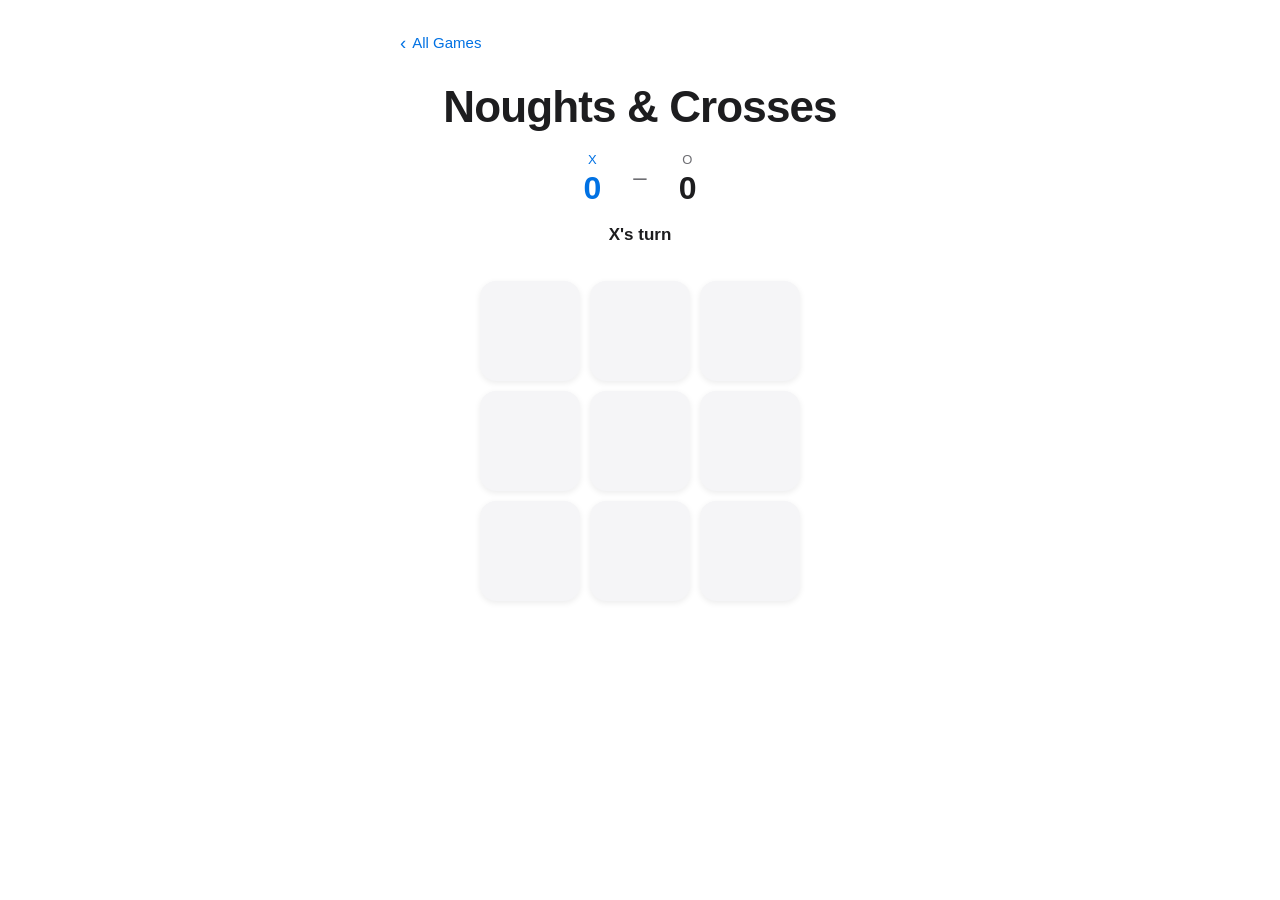
<file: games/noughts-and-crosses/index.html>
<!DOCTYPE html>
<html lang="en">
<head>
  <meta charset="UTF-8" />
  <meta name="viewport" content="width=device-width, initial-scale=1.0" />
  <meta name="description" content="Noughts and Crosses — a simple two-player game for everyone." />
  <title>Noughts &amp; Crosses — Simple Vibe Games</title>
  <link rel="stylesheet" href="../../style.css" />
  <style>
    /* ── Page layout ── */
    body {
      display: flex;
      flex-direction: column;
      align-items: center;
      min-height: 100dvh;
      padding: 32px 24px 64px;
      gap: 0;
    }

    .top-nav {
      width: 100%;
      max-width: 480px;
    }

    header {
      text-align: center;
      margin-top: 28px;
    }

    header h1 {
      font-size: clamp(1.75rem, 6vw, 2.75rem);
    }

    /* ── Status banner ── */
    .status {
      margin-top: 18px;
      font-size: 1.0625rem;
      font-weight: 600;
      color: var(--color-text);
      min-height: 1.6em;
      text-align: center;
      transition: color 200ms ease;
    }

    .status.win {
      color: var(--color-accent);
    }

    .status.draw {
      color: var(--color-subtle);
    }

    /* ── Score bar ── */
    .scores {
      display: flex;
      gap: 32px;
      justify-content: center;
      margin-top: 20px;
    }

    .score-block {
      display: flex;
      flex-direction: column;
      align-items: center;
      gap: 2px;
    }

    .score-block .player-label {
      font-size: 0.8125rem;
      font-weight: 500;
      color: var(--color-subtle);
      letter-spacing: 0.03em;
      text-transform: uppercase;
    }

    .score-block .score-value {
      font-size: 2rem;
      font-weight: 700;
      line-height: 1;
      color: var(--color-text);
    }

    .score-block.active .player-label {
      color: var(--color-accent);
    }

    .score-block.active .score-value {
      color: var(--color-accent);
    }

    .score-divider {
      font-size: 1.5rem;
      color: var(--color-subtle);
      align-self: center;
    }

    /* ── Board ── */
    .board-wrap {
      margin-top: 32px;
    }

    .board {
      display: grid;
      grid-template-columns: repeat(3, 1fr);
      gap: 10px;
      width: min(320px, 88vw);
    }

    .cell {
      aspect-ratio: 1;
      background: var(--color-surface);
      border: none;
      border-radius: 16px;
      font-size: clamp(2rem, 10vw, 3rem);
      font-weight: 700;
      cursor: pointer;
      color: var(--color-text);
      display: flex;
      align-items: center;
      justify-content: center;
      transition: background-color 200ms ease,
                  transform 150ms ease,
                  box-shadow 200ms ease;
      box-shadow: 0 2px 6px var(--color-shadow);
      /* Accessible tap target — board cells are large already */
      min-width: 44px;
      min-height: 44px;
      position: relative;
      overflow: hidden;
      /* Touch-screen polish */
      touch-action: manipulation;
      -webkit-tap-highlight-color: transparent;
      outline: none;
    }

    /* Hover only on real pointer devices (not touch) */
    @media (hover: hover) {
      .cell:hover:not([disabled]) {
        background-color: #ebebed;
        transform: scale(1.04);
        box-shadow: 0 4px 14px var(--color-shadow-hover);
      }
    }

    .cell:active:not([disabled]) {
      transform: scale(0.97);
    }

    /* Mark animations */
    .cell .mark {
      display: inline-block;
      opacity: 0;
      transform: scale(0.4) rotate(-15deg);
      transition: opacity 180ms ease, transform 180ms ease;
    }

    .cell.filled .mark {
      opacity: 1;
      transform: scale(1) rotate(0deg);
    }

    /* X colour */
    .cell[data-mark="X"] {
      color: #d64e4e;
    }

    /* O colour */
    .cell[data-mark="O"] {
      color: var(--color-accent);
    }

    /* Winning cells */
    .cell.winner {
      background-color: #e8f1fb;
      box-shadow: 0 0 0 3px var(--color-accent);
    }

    /* ── Play again button ── */
    .btn-play-again {
      margin-top: 32px;
      padding: 14px 36px;
      background: var(--color-accent);
      color: #fff;
      font-family: inherit;
      font-size: 1rem;
      font-weight: 600;
      border: none;
      border-radius: 980px;      /* pill */
      cursor: pointer;
      transition: opacity 200ms ease, transform 150ms ease;
      opacity: 0;
      pointer-events: none;
      /* don't shift layout when hidden */
      visibility: hidden;
    }

    .btn-play-again.visible {
      opacity: 1;
      pointer-events: auto;
      visibility: visible;
    }

    @media (hover: hover) {
      .btn-play-again:hover {
        opacity: 0.85;
      }
    }

    .btn-play-again:active {
      transform: scale(0.97);
    }

    .btn-play-again {
      touch-action: manipulation;
      -webkit-tap-highlight-color: transparent;
      outline: none;
    }
  </style>
</head>
<body>

  <nav class="top-nav">
    <a href="../../index.html" class="back-link" aria-label="Back to all games">
      All Games
    </a>
  </nav>

  <header>
    <h1>Noughts &amp; Crosses</h1>
  </header>

  <!-- Score bar -->
  <div class="scores" aria-label="Scores">
    <div class="score-block active" id="score-x" aria-label="Player X score">
      <span class="player-label">X</span>
      <span class="score-value" id="score-x-val">0</span>
    </div>
    <span class="score-divider" aria-hidden="true">–</span>
    <div class="score-block" id="score-o" aria-label="Player O score">
      <span class="player-label">O</span>
      <span class="score-value" id="score-o-val">0</span>
    </div>
  </div>

  <!-- Status message -->
  <p class="status" id="status" aria-live="polite" aria-atomic="true">
    X's turn
  </p>

  <!-- Game board -->
  <div class="board-wrap">
    <div class="board"
         id="board"
         aria-label="Noughts and Crosses board">
    </div>
  </div>

  <!-- Play again -->
  <button class="btn-play-again"
          id="btn-play-again"
          aria-label="Play again">
    Play Again
  </button>

  <script>
    // ── State ──────────────────────────────────────────────
    const WIN_LINES = [
      [0,1,2],[3,4,5],[6,7,8], // rows
      [0,3,6],[1,4,7],[2,5,8], // cols
      [0,4,8],[2,4,6]          // diagonals
    ];

    let board     = Array(9).fill(null); // null | 'X' | 'O'
    let current   = 'X';
    let gameOver  = false;
    let scores    = { X: 0, O: 0 };

    // ── DOM refs ───────────────────────────────────────────
    const boardEl      = document.getElementById('board');
    const statusEl     = document.getElementById('status');
    const playAgainBtn = document.getElementById('btn-play-again');
    const scoreXEl     = document.getElementById('score-x-val');
    const scoreOEl     = document.getElementById('score-o-val');
    const scoreXBlock  = document.getElementById('score-x');
    const scoreOBlock  = document.getElementById('score-o');

    // ── Build the 9 cells ─────────────────────────────────
    const cells = [];

    for (let i = 0; i < 9; i++) {
      const btn = document.createElement('button');
      btn.className = 'cell';
      btn.setAttribute('aria-label', `Cell ${i + 1}, empty`);
      btn.setAttribute('tabindex', '-1');
      btn.dataset.index = i;

      // Inner span for the pop-in animation
      const mark = document.createElement('span');
      mark.className = 'mark';
      mark.setAttribute('aria-hidden', 'true');
      btn.appendChild(mark);

      btn.addEventListener('click', () => handleMove(i));

      boardEl.appendChild(btn);
      cells.push(btn);
    }

    // ── Game logic ─────────────────────────────────────────
    function handleMove(index) {
      if (gameOver || board[index]) return;

      board[index] = current;
      renderCell(index);

      const winLine = getWinLine();
      if (winLine) {
        endGame('win', winLine);
      } else if (board.every(Boolean)) {
        endGame('draw');
      } else {
        current = current === 'X' ? 'O' : 'X';
        updateStatus();
        updateScoreHighlight();
      }
    }

    function renderCell(index) {
      const btn  = cells[index];
      const mark = btn.querySelector('.mark');
      mark.textContent = board[index];
      btn.dataset.mark = board[index];
      btn.classList.add('filled');
      btn.setAttribute('aria-label', `Cell ${index + 1}, ${board[index]}`);
      btn.disabled = true;
    }

    function getWinLine() {
      return WIN_LINES.find(([a, b, c]) =>
        board[a] && board[a] === board[b] && board[a] === board[c]
      ) || null;
    }

    function endGame(result, winLine) {
      gameOver = true;
      cells.forEach(c => { c.disabled = true; });

      if (result === 'win') {
        scores[current]++;
        updateScores();
        winLine.forEach(i => cells[i].classList.add('winner'));
        statusEl.textContent = `${current} wins! 🎉`;
        statusEl.className = 'status win';
      } else {
        statusEl.textContent = "It's a draw!";
        statusEl.className = 'status draw';
      }

      playAgainBtn.classList.add('visible');
    }

    function updateStatus() {
      statusEl.textContent = `${current}'s turn`;
      statusEl.className = 'status';
    }

    function updateScoreHighlight() {
      scoreXBlock.classList.toggle('active', current === 'X');
      scoreOBlock.classList.toggle('active', current === 'O');
    }

    function updateScores() {
      scoreXEl.textContent = scores.X;
      scoreOEl.textContent = scores.O;
    }

    // ── Reset ──────────────────────────────────────────────
    function resetGame() {
      board    = Array(9).fill(null);
      gameOver = false;
      // Winner goes first next round; otherwise alternate
      // Simple rule: loser (or O after draw) goes next
      current = current === 'X' ? 'O' : 'X';

      cells.forEach((btn, i) => {
        btn.disabled   = false;
        btn.dataset.mark = '';
        btn.className  = 'cell';
        btn.setAttribute('aria-label', `Cell ${i + 1}, empty`);
        btn.querySelector('.mark').textContent = '';
      });

      updateStatus();
      updateScoreHighlight();
      playAgainBtn.classList.remove('visible');
    }

    playAgainBtn.addEventListener('click', resetGame);

    // ── Initial state ──────────────────────────────────────
    updateScoreHighlight();
  </script>

</body>
</html>
</file>
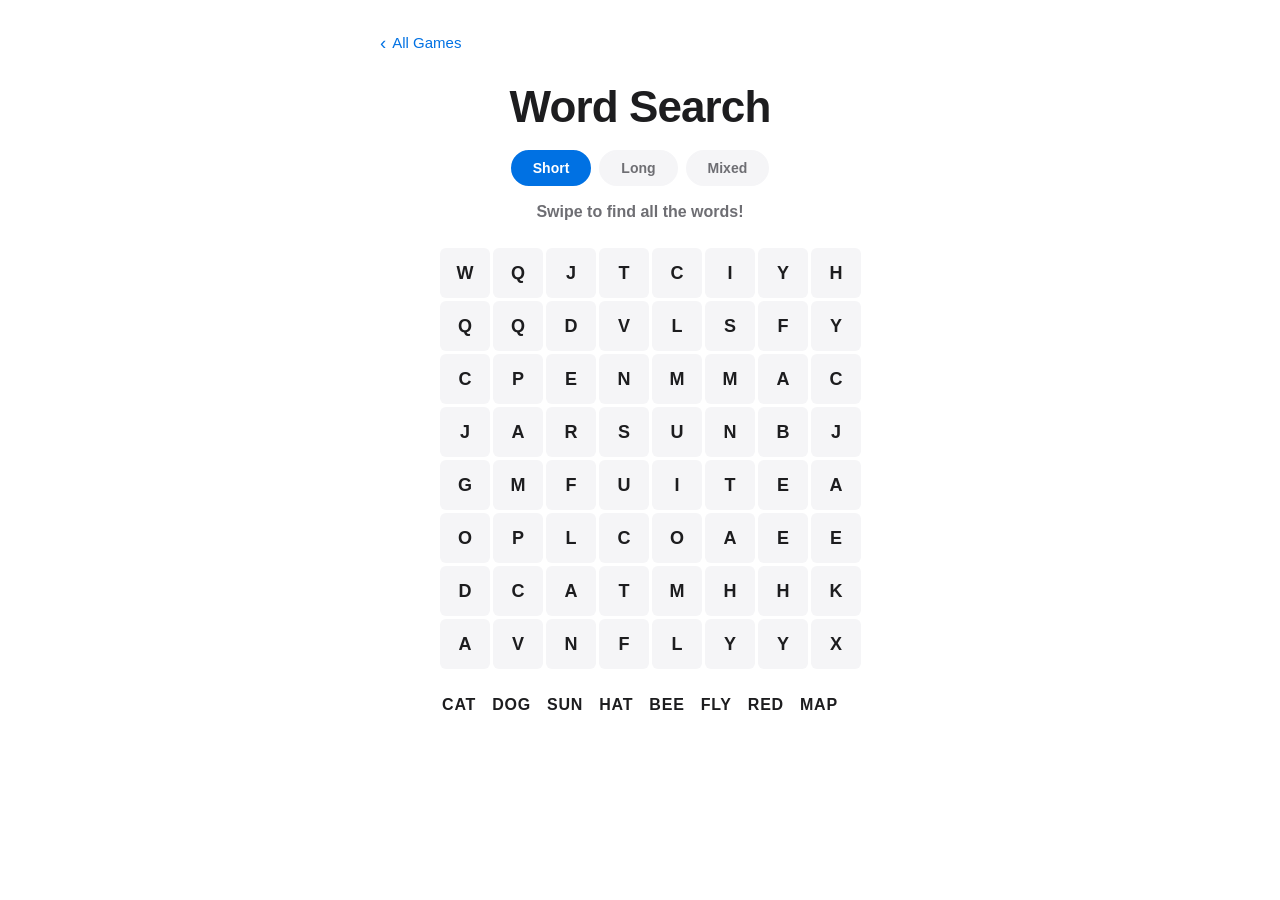
<file: games/word-search/index.html>
<!DOCTYPE html>
<html lang="en">
<head>
  <meta charset="UTF-8" />
  <meta name="viewport" content="width=device-width, initial-scale=1.0" />
  <meta name="description" content="Word Search — find the hidden words. Simple Vibe Games." />
  <title>Word Search — Simple Vibe Games</title>
  <link rel="stylesheet" href="../../style.css" />
  <style>
    body {
      display: flex;
      flex-direction: column;
      align-items: center;
      min-height: 100dvh;
      padding: 32px 24px 64px;
    }

    .top-nav { width: 100%; max-width: 520px; }

    header {
      text-align: center;
      margin-top: 28px;
    }

    header h1 { font-size: clamp(1.75rem, 6vw, 2.75rem); }

    /* ── Difficulty selector ── */
    .difficulty {
      display: flex;
      gap: 8px;
      margin-top: 20px;
      flex-wrap: wrap;
      justify-content: center;
    }

    .diff-btn {
      padding: 8px 20px;
      border: 2px solid var(--color-surface);
      border-radius: 980px;
      background: var(--color-surface);
      font-family: inherit;
      font-size: 0.875rem;
      font-weight: 600;
      color: var(--color-subtle);
      cursor: pointer;
      touch-action: manipulation;
      -webkit-tap-highlight-color: transparent;
      outline: none;
      transition: background-color 200ms ease,
                  border-color 200ms ease,
                  color 200ms ease;
    }

    .diff-btn.active {
      background: var(--color-accent);
      border-color: var(--color-accent);
      color: #fff;
    }

    .diff-btn:active { transform: scale(0.96); }

    @media (hover: hover) {
      .diff-btn:not(.active):hover {
        border-color: var(--color-accent);
        color: var(--color-accent);
      }
    }

    /* ── Status ── */
    .status {
      margin-top: 14px;
      font-size: 1rem;
      font-weight: 600;
      color: var(--color-subtle);
      min-height: 1.5em;
      text-align: center;
      transition: color 200ms ease;
    }

    .status.win { color: var(--color-accent); }

    /* ── Letter grid ── */
    .grid-wrap {
      margin-top: 24px;
      touch-action: none;
      user-select: none;
      -webkit-user-select: none;
    }

    .letter-grid {
      display: grid;
      gap: 3px;
      /* grid-template-columns and width set by JS */
    }

    .cell {
      aspect-ratio: 1;
      display: flex;
      align-items: center;
      justify-content: center;
      font-weight: 600;
      border-radius: 6px;
      background: var(--color-surface);
      color: var(--color-text);
      transition: background-color 150ms ease, color 150ms ease;
      /* font-size set dynamically */
    }

    .cell.selecting {
      background: #cce0f8;
      color: var(--color-accent);
    }

    .cell.found {
      background: var(--color-accent);
      color: #fff;
    }

    /* ── Word list ── */
    .word-list {
      display: flex;
      flex-wrap: wrap;
      gap: 10px 16px;
      justify-content: center;
      margin-top: 24px;
      /* max-width set dynamically to match grid */
    }

    .word-item {
      font-size: 1rem;
      font-weight: 600;
      color: var(--color-text);
      letter-spacing: 0.05em;
      transition: color 200ms ease;
    }

    .word-item.found {
      color: var(--color-accent);
      text-decoration: line-through;
      text-decoration-color: var(--color-accent);
    }

    /* ── Play again ── */
    .btn-play-again {
      margin-top: 32px;
      padding: 14px 36px;
      background: var(--color-accent);
      color: #fff;
      font-family: inherit;
      font-size: 1rem;
      font-weight: 600;
      border: none;
      border-radius: 980px;
      cursor: pointer;
      touch-action: manipulation;
      -webkit-tap-highlight-color: transparent;
      outline: none;
      transition: opacity 200ms ease, transform 150ms ease;
      opacity: 0;
      pointer-events: none;
      visibility: hidden;
    }

    .btn-play-again.visible {
      opacity: 1;
      pointer-events: auto;
      visibility: visible;
    }

    .btn-play-again:active { transform: scale(0.97); }

    @media (hover: hover) {
      .btn-play-again:hover { opacity: 0.85; }
    }
  </style>
</head>
<body>

  <nav class="top-nav">
    <a href="../../index.html" class="back-link" aria-label="Back to all games">All Games</a>
  </nav>

  <header>
    <h1>Word Search</h1>
  </header>

  <!-- Difficulty selector -->
  <div class="difficulty" role="group" aria-label="Word length">
    <button class="diff-btn active" data-level="short" aria-pressed="true">Short</button>
    <button class="diff-btn"        data-level="long"  aria-pressed="false">Long</button>
    <button class="diff-btn"        data-level="mixed" aria-pressed="false">Mixed</button>
  </div>

  <p class="status" id="status" aria-live="polite" aria-atomic="true">
    Swipe to find all the words!
  </p>

  <div class="grid-wrap" id="grid-wrap">
    <div class="letter-grid" id="letter-grid" aria-label="Word search grid"></div>
  </div>

  <div class="word-list" id="word-list" aria-label="Words to find"></div>

  <button class="btn-play-again" id="btn-play-again" aria-label="Play again">
    Play Again
  </button>

  <script>
    // ── Word sets ───────────────────────────────────────────
    const WORD_SETS = {
      // 8 short words, 3 letters each → 8×8 grid
      short: {
        words: ['CAT', 'DOG', 'SUN', 'HAT', 'BEE', 'FLY', 'RED', 'MAP'],
        gridSize: 8,
      },
      // 8 long words, 5–6 letters → 10×10 grid
      long: {
        words: ['TIGER', 'APPLE', 'CLOUD', 'STONE', 'BREAD', 'LEMON', 'RIVER', 'MUSIC'],
        gridSize: 10,
      },
      // 10 words, mixed 3–5 letters → 12×12 grid
      mixed: {
        words: ['CAT', 'FROG', 'TIGER', 'SUN', 'APPLE', 'STAR', 'HAT', 'BEAR', 'STONE', 'CAKE'],
        gridSize: 12,
      },
    };

    const ALPHA = 'ABCDEFGHIJKLMNOPQRSTUVWXYZ';
    const DIRECTIONS = [
      [0,  1],  // right
      [0, -1],  // left
      [1,  0],  // down
      [-1, 0],  // up
    ];

    // ── State ───────────────────────────────────────────────
    let currentLevel = 'short';
    let grid         = [];
    let placements   = [];
    let foundWords   = new Set();
    let dragStart    = null;
    let dragCells    = [];

    // ── DOM refs ────────────────────────────────────────────
    const gridEl       = document.getElementById('letter-grid');
    const wordListEl   = document.getElementById('word-list');
    const statusEl     = document.getElementById('status');
    const playAgainBtn = document.getElementById('btn-play-again');
    const gridWrapEl   = document.getElementById('grid-wrap');
    const diffBtns     = document.querySelectorAll('.diff-btn');

    // ── Puzzle generation ───────────────────────────────────
    function generatePuzzle() {
      const { words, gridSize } = WORD_SETS[currentLevel];
      grid       = Array.from({length: gridSize}, () => Array(gridSize).fill(''));
      placements = [];

      for (const word of words) {
        let placed   = false;
        let attempts = 0;

        while (!placed && attempts < 400) {
          attempts++;
          const [dr, dc] = DIRECTIONS[Math.floor(Math.random() * DIRECTIONS.length)];

          const rMin = dr === -1 ? word.length - 1 : 0;
          const rMax = dr ===  1 ? gridSize - word.length : gridSize - 1;
          const cMin = dc === -1 ? word.length - 1 : 0;
          const cMax = dc ===  1 ? gridSize - word.length : gridSize - 1;

          if (rMin > rMax || cMin > cMax) continue;

          const r0 = rMin + Math.floor(Math.random() * (rMax - rMin + 1));
          const c0 = cMin + Math.floor(Math.random() * (cMax - cMin + 1));

          const cells = word.split('').map((letter, i) => ({
            r: r0 + dr * i,
            c: c0 + dc * i,
            letter,
          }));

          if (cells.every(({r, c, letter}) => grid[r][c] === '' || grid[r][c] === letter)) {
            cells.forEach(({r, c, letter}) => { grid[r][c] = letter; });
            placements.push({ word, cells: cells.map(({r, c}) => ({r, c})) });
            placed = true;
          }
        }
      }

      // Fill remaining cells
      for (let r = 0; r < gridSize; r++) {
        for (let c = 0; c < gridSize; c++) {
          if (grid[r][c] === '') {
            grid[r][c] = ALPHA[Math.floor(Math.random() * ALPHA.length)];
          }
        }
      }
    }

    // ── Render ──────────────────────────────────────────────
    function applyGridLayout() {
      const { gridSize } = WORD_SETS[currentLevel];
      // Grid fills up to 96vw, capped so cells stay large enough
      const maxPx    = Math.min(window.innerWidth * 0.96, 400);
      const cellPx   = Math.floor(maxPx / gridSize);
      const gridPx   = cellPx * gridSize;
      const fontSize = Math.max(10, Math.min(18, Math.floor(cellPx * 0.45)));

      gridEl.style.gridTemplateColumns = `repeat(${gridSize}, ${cellPx}px)`;
      gridEl.style.width = `${gridPx}px`;
      wordListEl.style.maxWidth = `${gridPx}px`;

      // Apply font size to all cells
      gridEl.querySelectorAll('.cell').forEach(c => {
        c.style.fontSize = `${fontSize}px`;
      });
    }

    function renderGrid() {
      const { gridSize } = WORD_SETS[currentLevel];
      gridEl.innerHTML = '';

      for (let r = 0; r < gridSize; r++) {
        for (let c = 0; c < gridSize; c++) {
          const cell = document.createElement('div');
          cell.className = 'cell';
          cell.textContent = grid[r][c];
          cell.dataset.r = r;
          cell.dataset.c = c;
          cell.setAttribute('aria-label', `Letter ${grid[r][c]}`);
          gridEl.appendChild(cell);
        }
      }

      applyGridLayout();
    }

    function renderWordList() {
      const { words } = WORD_SETS[currentLevel];
      wordListEl.innerHTML = '';
      words.forEach(word => {
        const span = document.createElement('span');
        span.className = 'word-item';
        span.id = `word-${word}`;
        span.textContent = word;
        span.setAttribute('aria-label', word);
        wordListEl.appendChild(span);
      });
    }

    function getCellEl(r, c) {
      return gridEl.querySelector(`[data-r="${r}"][data-c="${c}"]`);
    }

    // ── Touch selection ─────────────────────────────────────
    function cellFromPoint(x, y) {
      const el = document.elementFromPoint(x, y);
      if (!el || !el.classList.contains('cell')) return null;
      return { r: parseInt(el.dataset.r), c: parseInt(el.dataset.c) };
    }

    function cellsBetween(r1, c1, r2, c2) {
      if (r1 === r2) {
        const step = c2 >= c1 ? 1 : -1;
        const out  = [];
        for (let c = c1; c !== c2 + step; c += step) out.push({r: r1, c});
        return out;
      }
      if (c1 === c2) {
        const step = r2 >= r1 ? 1 : -1;
        const out  = [];
        for (let r = r1; r !== r2 + step; r += step) out.push({r, c: c1});
        return out;
      }
      return [{r: r1, c: c1}];
    }

    function applySelecting(cells) {
      dragCells.forEach(({r, c}) => {
        const el = getCellEl(r, c);
        if (el && !el.classList.contains('found')) el.classList.remove('selecting');
      });
      dragCells = cells;
      dragCells.forEach(({r, c}) => {
        const el = getCellEl(r, c);
        if (el && !el.classList.contains('found')) el.classList.add('selecting');
      });
    }

    function clearSelecting() {
      dragCells.forEach(({r, c}) => {
        const el = getCellEl(r, c);
        if (el) el.classList.remove('selecting');
      });
      dragCells = [];
    }

    function checkSelection(cells) {
      const { words } = WORD_SETS[currentLevel];
      const word    = cells.map(({r, c}) => grid[r][c]).join('');
      const wordRev = word.split('').reverse().join('');
      const match   = words.find(w => (w === word || w === wordRev) && !foundWords.has(w));
      if (!match) return;

      foundWords.add(match);
      cells.forEach(({r, c}) => {
        const el = getCellEl(r, c);
        if (el) { el.classList.remove('selecting'); el.classList.add('found'); }
      });
      const wordEl = document.getElementById(`word-${match}`);
      if (wordEl) wordEl.classList.add('found');

      const remaining = words.length - foundWords.size;
      if (remaining === 0) {
        endGame();
      } else {
        statusEl.textContent = `${remaining} word${remaining === 1 ? '' : 's'} left!`;
      }
    }

    // ── Touch events ────────────────────────────────────────
    gridWrapEl.addEventListener('touchstart', (e) => {
      e.preventDefault();
      const touch = e.touches[0];
      const cell  = cellFromPoint(touch.clientX, touch.clientY);
      if (!cell) return;
      dragStart = cell;
      applySelecting([cell]);
    }, {passive: false});

    gridWrapEl.addEventListener('touchmove', (e) => {
      e.preventDefault();
      if (!dragStart) return;
      const touch = e.touches[0];
      const cell  = cellFromPoint(touch.clientX, touch.clientY);
      if (!cell) return;
      applySelecting(cellsBetween(dragStart.r, dragStart.c, cell.r, cell.c));
    }, {passive: false});

    gridWrapEl.addEventListener('touchend', (e) => {
      e.preventDefault();
      if (!dragStart || dragCells.length === 0) { dragStart = null; return; }
      checkSelection([...dragCells]);
      clearSelecting();
      dragStart = null;
    }, {passive: false});

    // ── End / reset ─────────────────────────────────────────
    function endGame() {
      statusEl.textContent = 'You found them all! 🎉';
      statusEl.className   = 'status win';
      playAgainBtn.classList.add('visible');
    }

    function resetGame() {
      foundWords = new Set();
      dragStart  = null;
      dragCells  = [];
      statusEl.textContent = 'Swipe to find all the words!';
      statusEl.className   = 'status';
      playAgainBtn.classList.remove('visible');
      generatePuzzle();
      renderGrid();
      renderWordList();
    }

    // ── Difficulty buttons ──────────────────────────────────
    diffBtns.forEach(btn => {
      btn.addEventListener('click', () => {
        if (btn.dataset.level === currentLevel) return;
        diffBtns.forEach(b => { b.classList.remove('active'); b.setAttribute('aria-pressed', 'false'); });
        btn.classList.add('active');
        btn.setAttribute('aria-pressed', 'true');
        currentLevel = btn.dataset.level;
        resetGame();
      });
    });

    // Re-apply layout on window resize so the grid stays proportional
    window.addEventListener('resize', applyGridLayout);

    playAgainBtn.addEventListener('click', resetGame);

    // ── Init ────────────────────────────────────────────────
    generatePuzzle();
    renderGrid();
    renderWordList();
  </script>

</body>
</html>
</file>
<file: style.css>
/* ============================================================
   Global Design Tokens & Base Styles
   Simple Vibe Games — Apple-inspired arcade
   ============================================================ */

/* --- Custom properties (design tokens) --- */
:root {
  --color-bg:       #ffffff;
  --color-text:     #1d1d1f;
  --color-subtle:   #6e6e73;
  --color-accent:   #0071e3;
  --color-surface:  #f5f5f7;
  --color-shadow:   rgba(0, 0, 0, 0.08);
  --color-shadow-hover: rgba(0, 0, 0, 0.14);

  --font-stack: -apple-system, BlinkMacSystemFont, "SF Pro Display",
                "Segoe UI", Roboto, Helvetica, Arial, sans-serif;

  --radius-circle: 50%;
  --radius-card:   16px;

  --transition-fast: 200ms ease;
  --transition-base: 300ms ease;

  --circle-size: 96px;   /* base size for game icon circles */
}

/* --- Reset & base --- */
*,
*::before,
*::after {
  box-sizing: border-box;
  margin: 0;
  padding: 0;
}

html {
  font-size: 16px;
  -webkit-text-size-adjust: 100%;
  scroll-behavior: smooth;
}

body {
  background-color: var(--color-bg);
  color: var(--color-text);
  font-family: var(--font-stack);
  line-height: 1.5;
  min-height: 100dvh;
}

/* --- Typography --- */
h1 {
  font-size: clamp(2.5rem, 8vw, 5rem);
  font-weight: 700;
  letter-spacing: -0.02em;
  line-height: 1.05;
}

h2 {
  font-size: clamp(1.5rem, 4vw, 2.5rem);
  font-weight: 600;
  letter-spacing: -0.01em;
}

p {
  color: var(--color-subtle);
}

a {
  color: var(--color-accent);
  text-decoration: none;
}

a:hover {
  text-decoration: underline;
}

/* --- Focus ring (keyboard navigation) --- */
:focus-visible {
  outline: 3px solid var(--color-accent);
  outline-offset: 3px;
  border-radius: 4px;
}

/* ============================================================
   Game Card — circular icon button
   ============================================================ */

.game-card {
  display: flex;
  flex-direction: column;
  align-items: center;
  gap: 10px;
  text-decoration: none;
  color: var(--color-text);
  cursor: pointer;
  /* Ensure tap target is large enough */
  padding: 8px;
  border-radius: var(--radius-card);
  transition: transform var(--transition-fast),
              box-shadow var(--transition-fast);
}

.game-card:hover,
.game-card:focus-visible {
  transform: scale(1.06);
  text-decoration: none;
}

.game-card:focus-visible {
  outline: 3px solid var(--color-accent);
  outline-offset: 4px;
}

/* The circular icon */
.circle {
  width: var(--circle-size);
  height: var(--circle-size);
  border-radius: var(--radius-circle);
  background-color: var(--color-surface);
  box-shadow: 0 2px 8px var(--color-shadow);
  display: flex;
  align-items: center;
  justify-content: center;
  font-size: calc(var(--circle-size) * 0.45);
  line-height: 1;
  transition: box-shadow var(--transition-fast),
              background-color var(--transition-fast);
  /* Minimum accessible tap target */
  min-width: 44px;
  min-height: 44px;
}

.game-card:hover .circle,
.game-card:focus-visible .circle {
  box-shadow: 0 6px 20px var(--color-shadow-hover);
  background-color: #ebebed;
}

/* Game name label */
.label {
  font-size: 0.8125rem;  /* 13px */
  font-weight: 500;
  color: var(--color-text);
  text-align: center;
  letter-spacing: 0.01em;
}

/* ============================================================
   Responsive game grid
   ============================================================ */

.grid {
  display: grid;
  gap: 24px;
  justify-content: center;

  /* Mobile-first: 2 columns */
  grid-template-columns: repeat(2, minmax(100px, 130px));
}

@media (min-width: 480px) {
  .grid {
    grid-template-columns: repeat(3, minmax(100px, 130px));
  }
}

@media (min-width: 768px) {
  .grid {
    grid-template-columns: repeat(4, minmax(110px, 140px));
    gap: 32px;
  }

  :root {
    --circle-size: 108px;
  }
}

@media (min-width: 1024px) {
  .grid {
    grid-template-columns: repeat(5, minmax(110px, 140px));
  }
}

@media (min-width: 1280px) {
  .grid {
    grid-template-columns: repeat(6, minmax(110px, 140px));
  }

  :root {
    --circle-size: 116px;
  }
}

/* ============================================================
   Back link (used on game placeholder pages)
   ============================================================ */

.back-link {
  display: inline-flex;
  align-items: center;
  gap: 6px;
  color: var(--color-accent);
  font-size: 0.9375rem;
  font-weight: 500;
  text-decoration: none;
  transition: opacity var(--transition-fast);
}

.back-link:hover {
  opacity: 0.75;
  text-decoration: none;
}

.back-link::before {
  content: "‹";
  font-size: 1.25em;
  line-height: 1;
}

/* ============================================================
   Coming-soon page layout (game placeholders)
   ============================================================ */

.coming-soon {
  min-height: 100dvh;
  display: flex;
  flex-direction: column;
  align-items: center;
  justify-content: center;
  text-align: center;
  padding: 40px 24px;
  gap: 20px;
}

.coming-soon .icon {
  font-size: 5rem;
  line-height: 1;
}

.coming-soon h1 {
  font-size: clamp(1.75rem, 5vw, 3rem);
}

.coming-soon p {
  font-size: 1.0625rem;
  max-width: 340px;
}
</file>
